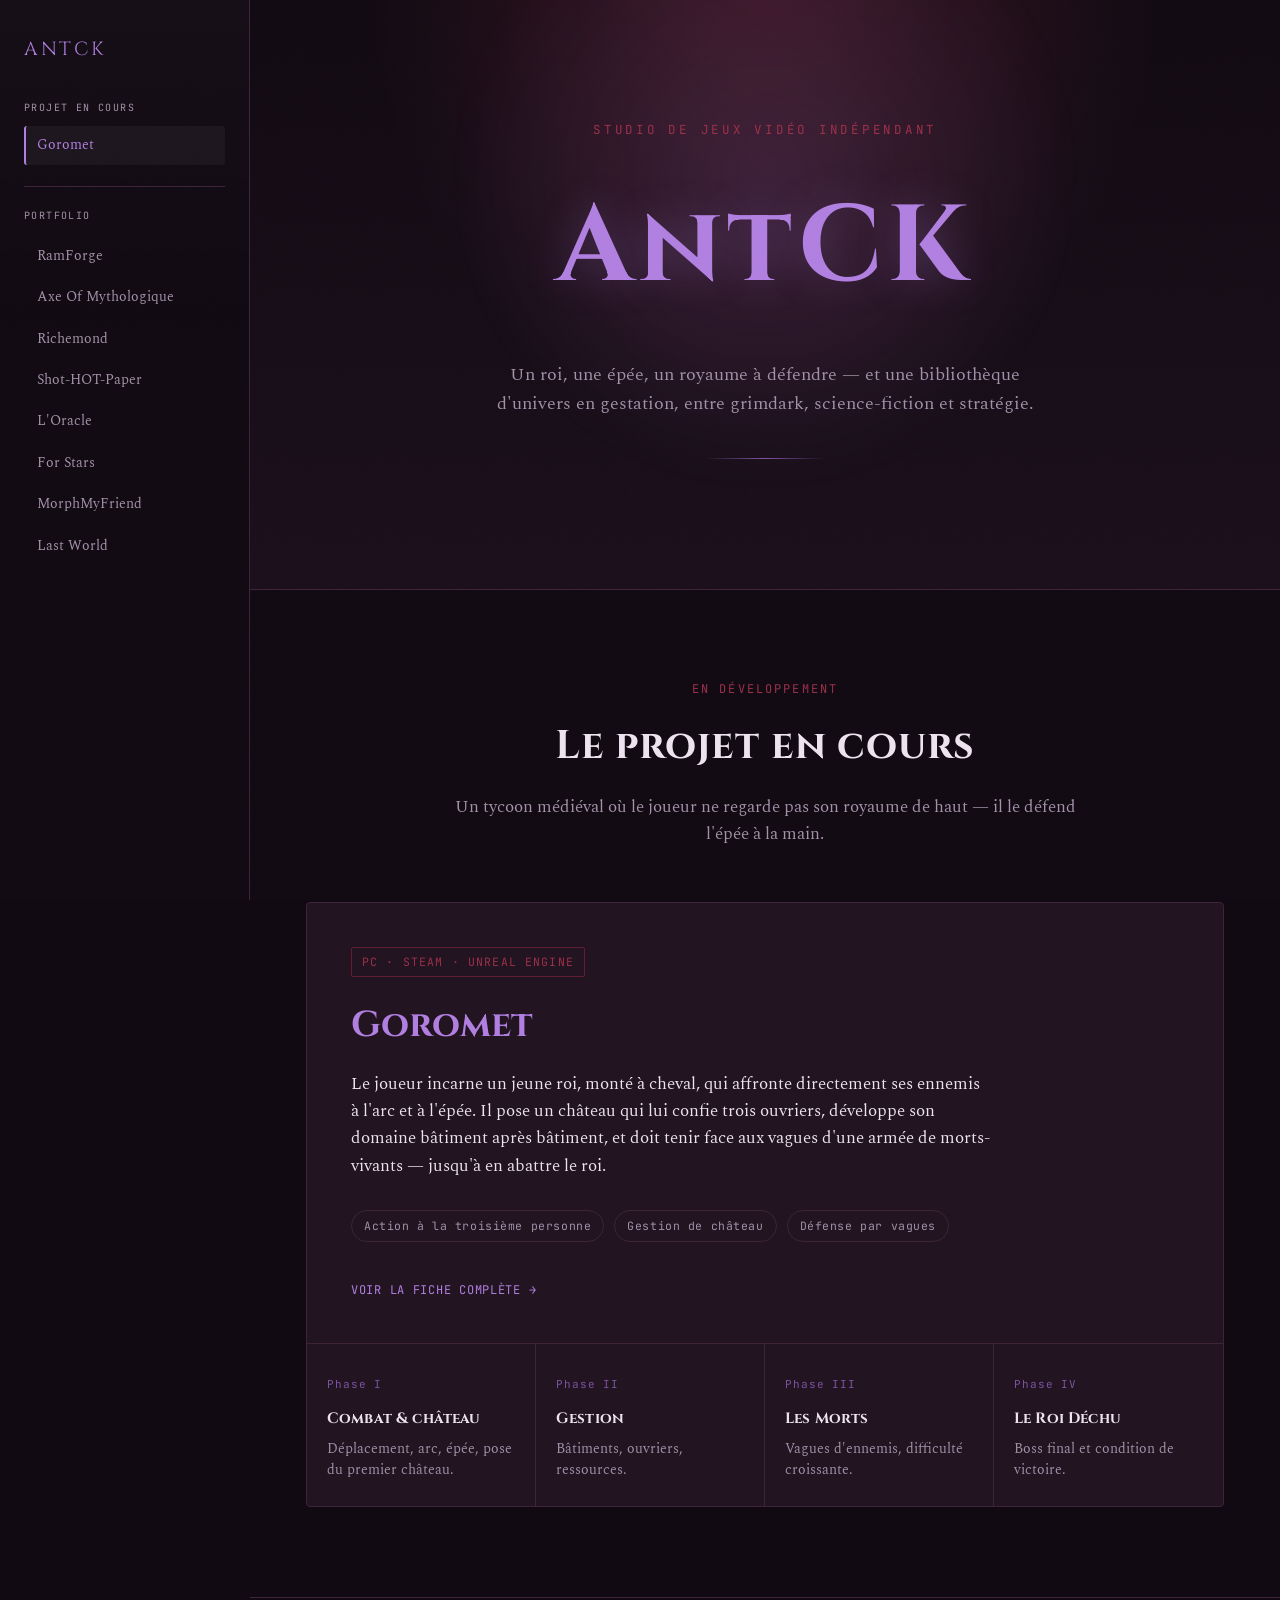
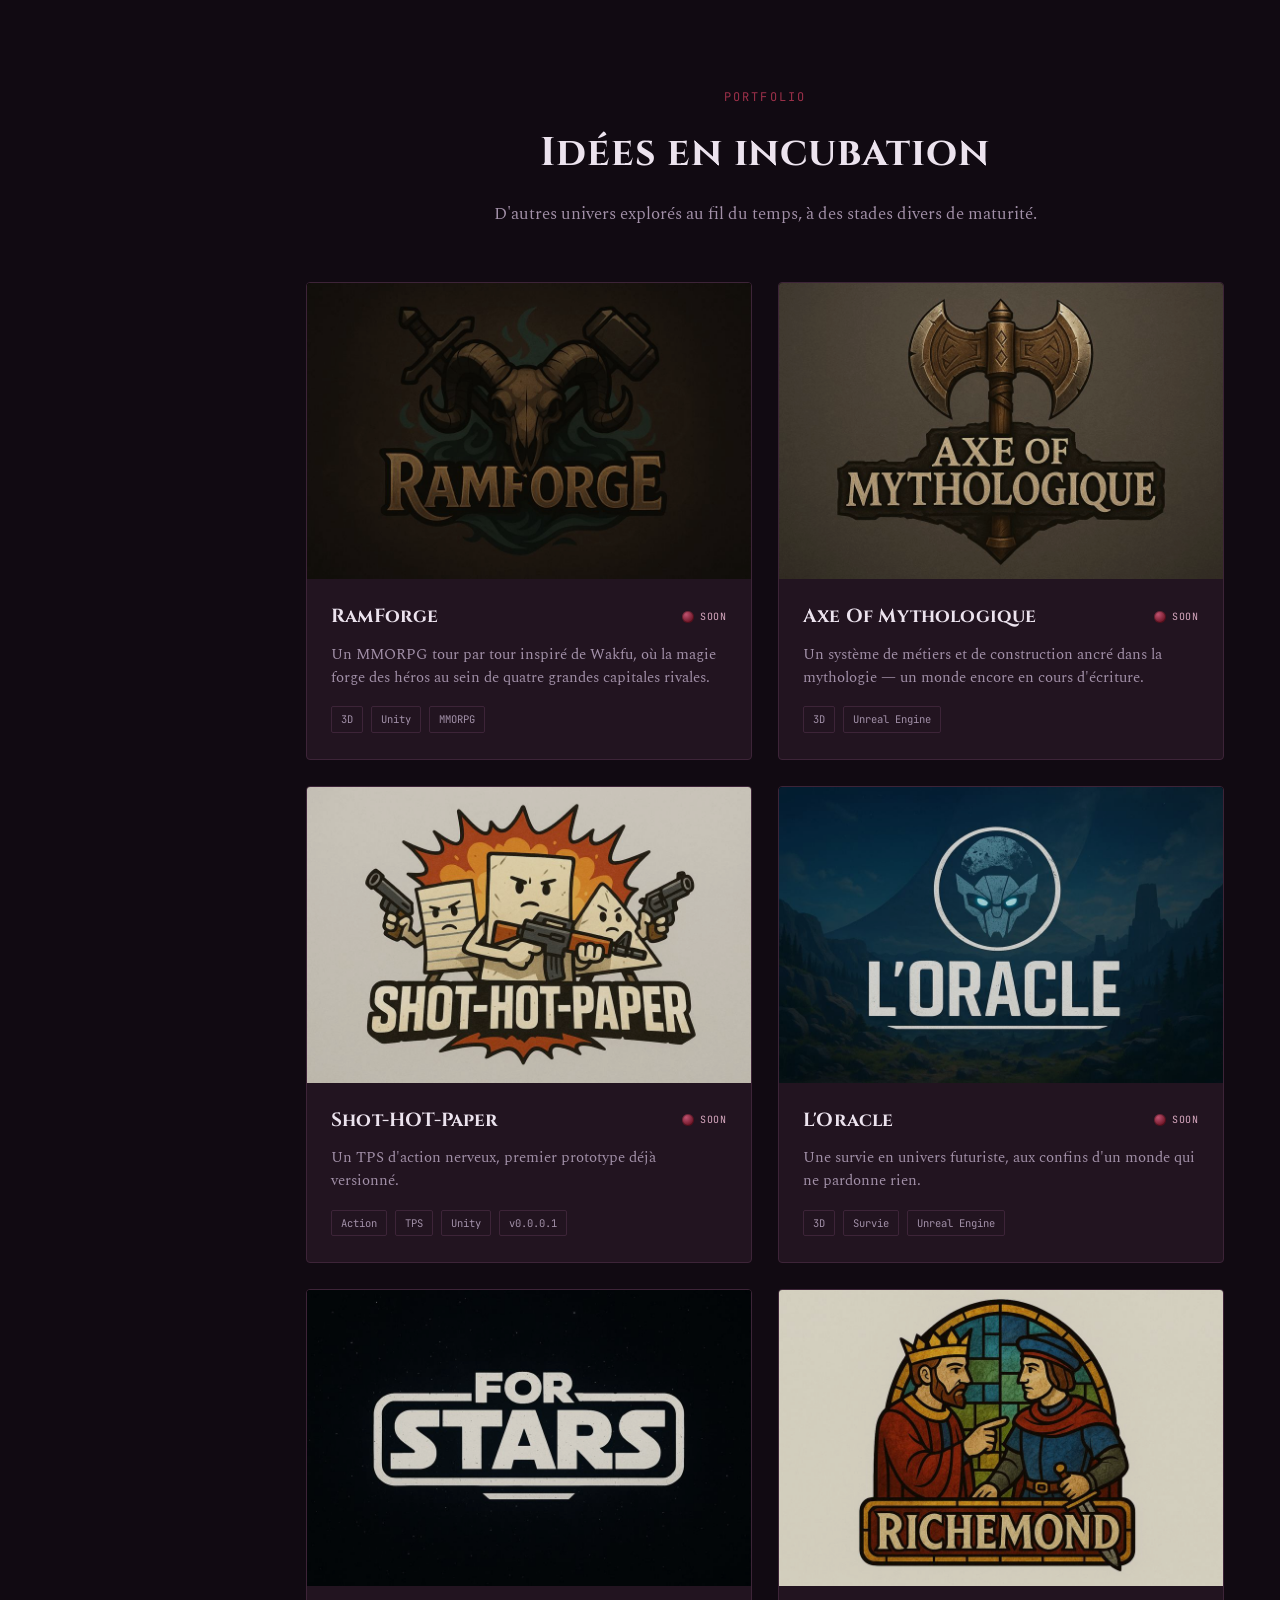
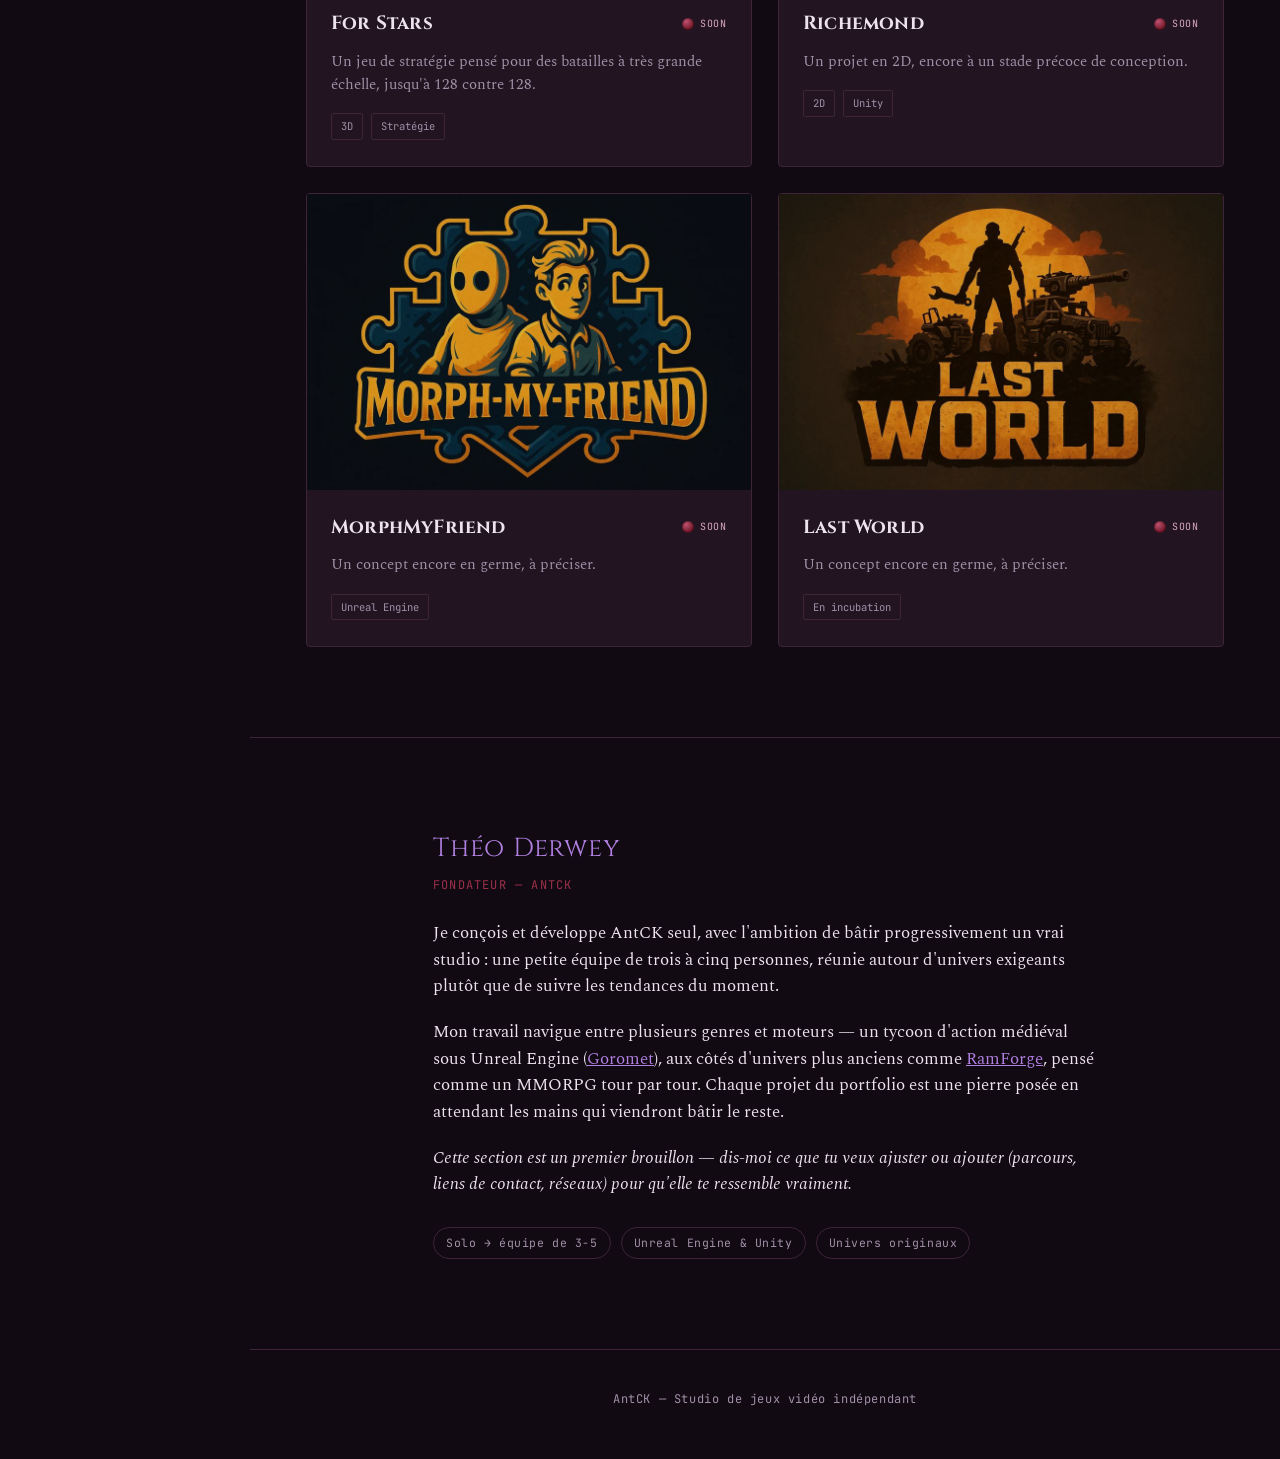
<file: index.html>
<!DOCTYPE html>
<html lang="fr">
<head>
<meta charset="UTF-8">
<meta name="viewport" content="width=device-width, initial-scale=1.0">
<title>AntCK — Studio de jeux vidéo</title>
<meta name="description" content="AntCK, studio de jeux vidéo indépendant. Idées, prototypes et projet en cours.">
<link rel="preconnect" href="https://fonts.googleapis.com">
<link rel="preconnect" href="https://fonts.gstatic.com" crossorigin>
<link href="https://fonts.googleapis.com/css2?family=Cinzel:wght@500;600;700&family=Spectral:ital,wght@0,400;0,500;1,400&family=JetBrains+Mono:wght@400;500&display=swap" rel="stylesheet">
<link rel="stylesheet" href="style.css">
</head>
<body style="--gold:#b07fe0; --gold-dim:#7c53a3; --ember:#9c3049; --ember-dim:#601f30; --seal:#6e1526;">
<div class="grain"></div>
<aside class="sidebar">
  <a href="index.html" class="sidebar__mark">ANTCK</a>
  <p class="sidebar__label">Projet en cours</p>
  <nav class="sidebar__nav">
    <a href="goromet.html" class="sidebar__link is-active">Goromet</a>
    <div class="sidebar__divider"></div><p class="sidebar__label">Portfolio</p>
    <a href="ramforge.html" class="sidebar__link">RamForge</a>
    <a href="axe-of-mythologique.html" class="sidebar__link">Axe Of Mythologique</a>
    <a href="richemond.html" class="sidebar__link">Richemond</a>
    <a href="shot-hot-paper.html" class="sidebar__link">Shot-HOT-Paper</a>
    <a href="loracle.html" class="sidebar__link">L'Oracle</a>
    <a href="for-stars.html" class="sidebar__link">For Stars</a>
    <a href="morphmyfriend.html" class="sidebar__link">MorphMyFriend</a>
    <a href="last-world.html" class="sidebar__link">Last World</a>
  </nav>
</aside>
<main class="main">

<header class="hero" id="top">
  <p class="hero__eyebrow">Studio de jeux vidéo indépendant</p>
  <h1 class="hero__title">AntCK</h1>
  <p class="hero__subtitle">Un roi, une épée, un royaume à défendre — et une bibliothèque d'univers en gestation, entre grimdark, science-fiction et stratégie.</p>
  <div class="hero__divider"></div>
</header>

<section class="section" id="projet">
  <div class="container">
    <div class="section__head">
      <p class="section__eyebrow">En développement</p>
      <h2 class="section__title">Le projet en cours</h2>
      <p class="section__lede">Un tycoon médiéval où le joueur ne regarde pas son royaume de haut — il le défend l'épée à la main.</p>
    </div>

    <article class="featured">
      <div class="featured__body">
        <span class="featured__tag">PC · Steam · Unreal Engine</span>
        <h3 class="featured__title"><a href="goromet.html" style="color:inherit; text-decoration:none;">Goromet</a></h3>
        <p class="featured__desc">
          Le joueur incarne un jeune roi, monté à cheval, qui affronte directement ses ennemis à l'arc et à l'épée.
          Il pose un château qui lui confie trois ouvriers, développe son domaine bâtiment après bâtiment,
          et doit tenir face aux vagues d'une armée de morts-vivants — jusqu'à en abattre le roi.
        </p>
        <div class="featured__meta">
          <span class="pill">Action à la troisième personne</span>
          <span class="pill">Gestion de château</span>
          <span class="pill">Défense par vagues</span>
        </div>
        <a href="goromet.html" class="back" style="color:var(--gold);">Voir la fiche complète &rarr;</a>
      </div>
      <div class="phases">
        <div class="phase">
          <span class="phase__num">Phase I</span>
          <h4 class="phase__title">Combat &amp; château</h4>
          <p class="phase__desc">Déplacement, arc, épée, pose du premier château.</p>
        </div>
        <div class="phase">
          <span class="phase__num">Phase II</span>
          <h4 class="phase__title">Gestion</h4>
          <p class="phase__desc">Bâtiments, ouvriers, ressources.</p>
        </div>
        <div class="phase">
          <span class="phase__num">Phase III</span>
          <h4 class="phase__title">Les Morts</h4>
          <p class="phase__desc">Vagues d'ennemis, difficulté croissante.</p>
        </div>
        <div class="phase">
          <span class="phase__num">Phase IV</span>
          <h4 class="phase__title">Le Roi Déchu</h4>
          <p class="phase__desc">Boss final et condition de victoire.</p>
        </div>
      </div>
    </article>
  </div>
</section>

<section class="section" id="idees">
  <div class="container">
    <div class="section__head">
      <p class="section__eyebrow">Portfolio</p>
      <h2 class="section__title">Idées en incubation</h2>
      <p class="section__lede">D'autres univers explorés au fil du temps, à des stades divers de maturité.</p>
    </div>

    <div class="grid">
      <article class="card">
        <a href="ramforge.html"><div class="card__image"><img src="ramforge.jpg" alt="RamForge"></div></a>
        <div class="card__body">
          <div class="card__top">
            <h3 class="card__title"><a href="ramforge.html" style="color:inherit; text-decoration:none;">RamForge</a></h3>
            <span class="seal">Soon</span>
          </div>
          <p class="card__desc">Un MMORPG tour par tour inspiré de Wakfu, où la magie forge des héros au sein de quatre grandes capitales rivales.</p>
          <div class="card__tags">
            <span class="tag">3D</span>
            <span class="tag">Unity</span>
            <span class="tag">MMORPG</span>
          </div>
        </div>
      </article>
      <article class="card">
        <a href="axe-of-mythologique.html"><div class="card__image"><img src="axe-of-mythologique.jpg" alt="Axe Of Mythologique"></div></a>
        <div class="card__body">
          <div class="card__top">
            <h3 class="card__title"><a href="axe-of-mythologique.html" style="color:inherit; text-decoration:none;">Axe Of Mythologique</a></h3>
            <span class="seal">Soon</span>
          </div>
          <p class="card__desc">Un système de métiers et de construction ancré dans la mythologie — un monde encore en cours d'écriture.</p>
          <div class="card__tags">
            <span class="tag">3D</span>
            <span class="tag">Unreal Engine</span>
          </div>
        </div>
      </article>
      <article class="card">
        <a href="shot-hot-paper.html"><div class="card__image"><img src="shot-hot-paper.jpg" alt="Shot-HOT-Paper"></div></a>
        <div class="card__body">
          <div class="card__top">
            <h3 class="card__title"><a href="shot-hot-paper.html" style="color:inherit; text-decoration:none;">Shot-HOT-Paper</a></h3>
            <span class="seal">Soon</span>
          </div>
          <p class="card__desc">Un TPS d'action nerveux, premier prototype déjà versionné.</p>
          <div class="card__tags">
            <span class="tag">Action</span>
            <span class="tag">TPS</span>
            <span class="tag">Unity</span>
            <span class="tag">v0.0.0.1</span>
          </div>
        </div>
      </article>
      <article class="card">
        <a href="loracle.html"><div class="card__image"><img src="loracle.jpg" alt="L'Oracle"></div></a>
        <div class="card__body">
          <div class="card__top">
            <h3 class="card__title"><a href="loracle.html" style="color:inherit; text-decoration:none;">L'Oracle</a></h3>
            <span class="seal">Soon</span>
          </div>
          <p class="card__desc">Une survie en univers futuriste, aux confins d'un monde qui ne pardonne rien.</p>
          <div class="card__tags">
            <span class="tag">3D</span>
            <span class="tag">Survie</span>
            <span class="tag">Unreal Engine</span>
          </div>
        </div>
      </article>
      <article class="card">
        <a href="for-stars.html"><div class="card__image"><img src="for-stars.jpg" alt="For Stars"></div></a>
        <div class="card__body">
          <div class="card__top">
            <h3 class="card__title"><a href="for-stars.html" style="color:inherit; text-decoration:none;">For Stars</a></h3>
            <span class="seal">Soon</span>
          </div>
          <p class="card__desc">Un jeu de stratégie pensé pour des batailles à très grande échelle, jusqu'à 128 contre 128.</p>
          <div class="card__tags">
            <span class="tag">3D</span>
            <span class="tag">Stratégie</span>
          </div>
        </div>
      </article>
      <article class="card">
        <a href="richemond.html"><div class="card__image"><img src="richemond.jpg" alt="Richemond"></div></a>
        <div class="card__body">
          <div class="card__top">
            <h3 class="card__title"><a href="richemond.html" style="color:inherit; text-decoration:none;">Richemond</a></h3>
            <span class="seal">Soon</span>
          </div>
          <p class="card__desc">Un projet en 2D, encore à un stade précoce de conception.</p>
          <div class="card__tags">
            <span class="tag">2D</span>
            <span class="tag">Unity</span>
          </div>
        </div>
      </article>
      <article class="card">
        <a href="morphmyfriend.html"><div class="card__image"><img src="morphmyfriend.jpg" alt="MorphMyFriend"></div></a>
        <div class="card__body">
          <div class="card__top">
            <h3 class="card__title"><a href="morphmyfriend.html" style="color:inherit; text-decoration:none;">MorphMyFriend</a></h3>
            <span class="seal">Soon</span>
          </div>
          <p class="card__desc">Un concept encore en germe, à préciser.</p>
          <div class="card__tags">
            <span class="tag">Unreal Engine</span>
          </div>
        </div>
      </article>
      <article class="card">
        <a href="last-world.html"><div class="card__image"><img src="last-world.jpg" alt="Last World"></div></a>
        <div class="card__body">
          <div class="card__top">
            <h3 class="card__title"><a href="last-world.html" style="color:inherit; text-decoration:none;">Last World</a></h3>
            <span class="seal">Soon</span>
          </div>
          <p class="card__desc">Un concept encore en germe, à préciser.</p>
          <div class="card__tags">
            <span class="tag">En incubation</span>
          </div>
        </div>
      </article>
    </div>
  </div>
</section>

<section class="section" id="studio">
  <div class="container about">
    <p class="about__name">Théo Derwey</p>
    <p class="about__role">Fondateur — AntCK</p>
    <div class="about__text">
      <p>
        Je conçois et développe AntCK seul, avec l'ambition de bâtir progressivement un vrai studio :
        une petite équipe de trois à cinq personnes, réunie autour d'univers exigeants plutôt que de suivre
        les tendances du moment.
      </p>
      <p>
        Mon travail navigue entre plusieurs genres et moteurs — un tycoon d'action médiéval sous Unreal
        Engine (<a href="goromet.html" style="color:var(--gold);">Goromet</a>), aux côtés d'univers plus anciens
        comme <a href="ramforge.html" style="color:var(--gold);">RamForge</a>, pensé comme un MMORPG tour par tour.
        Chaque projet du portfolio est une pierre posée en attendant les mains qui viendront bâtir le reste.
      </p>
      <p>
        <em>Cette section est un premier brouillon — dis-moi ce que tu veux ajuster ou ajouter (parcours,
        liens de contact, réseaux) pour qu'elle te ressemble vraiment.</em>
      </p>
    </div>
    <div class="about__ambitions">
      <span class="pill">Solo → équipe de 3-5</span>
      <span class="pill">Unreal Engine &amp; Unity</span>
      <span class="pill">Univers originaux</span>
    </div>
  </div>
</section>

<footer class="footer">AntCK — Studio de jeux vidéo indépendant</footer>
</main>
</body>
</html>
</file>
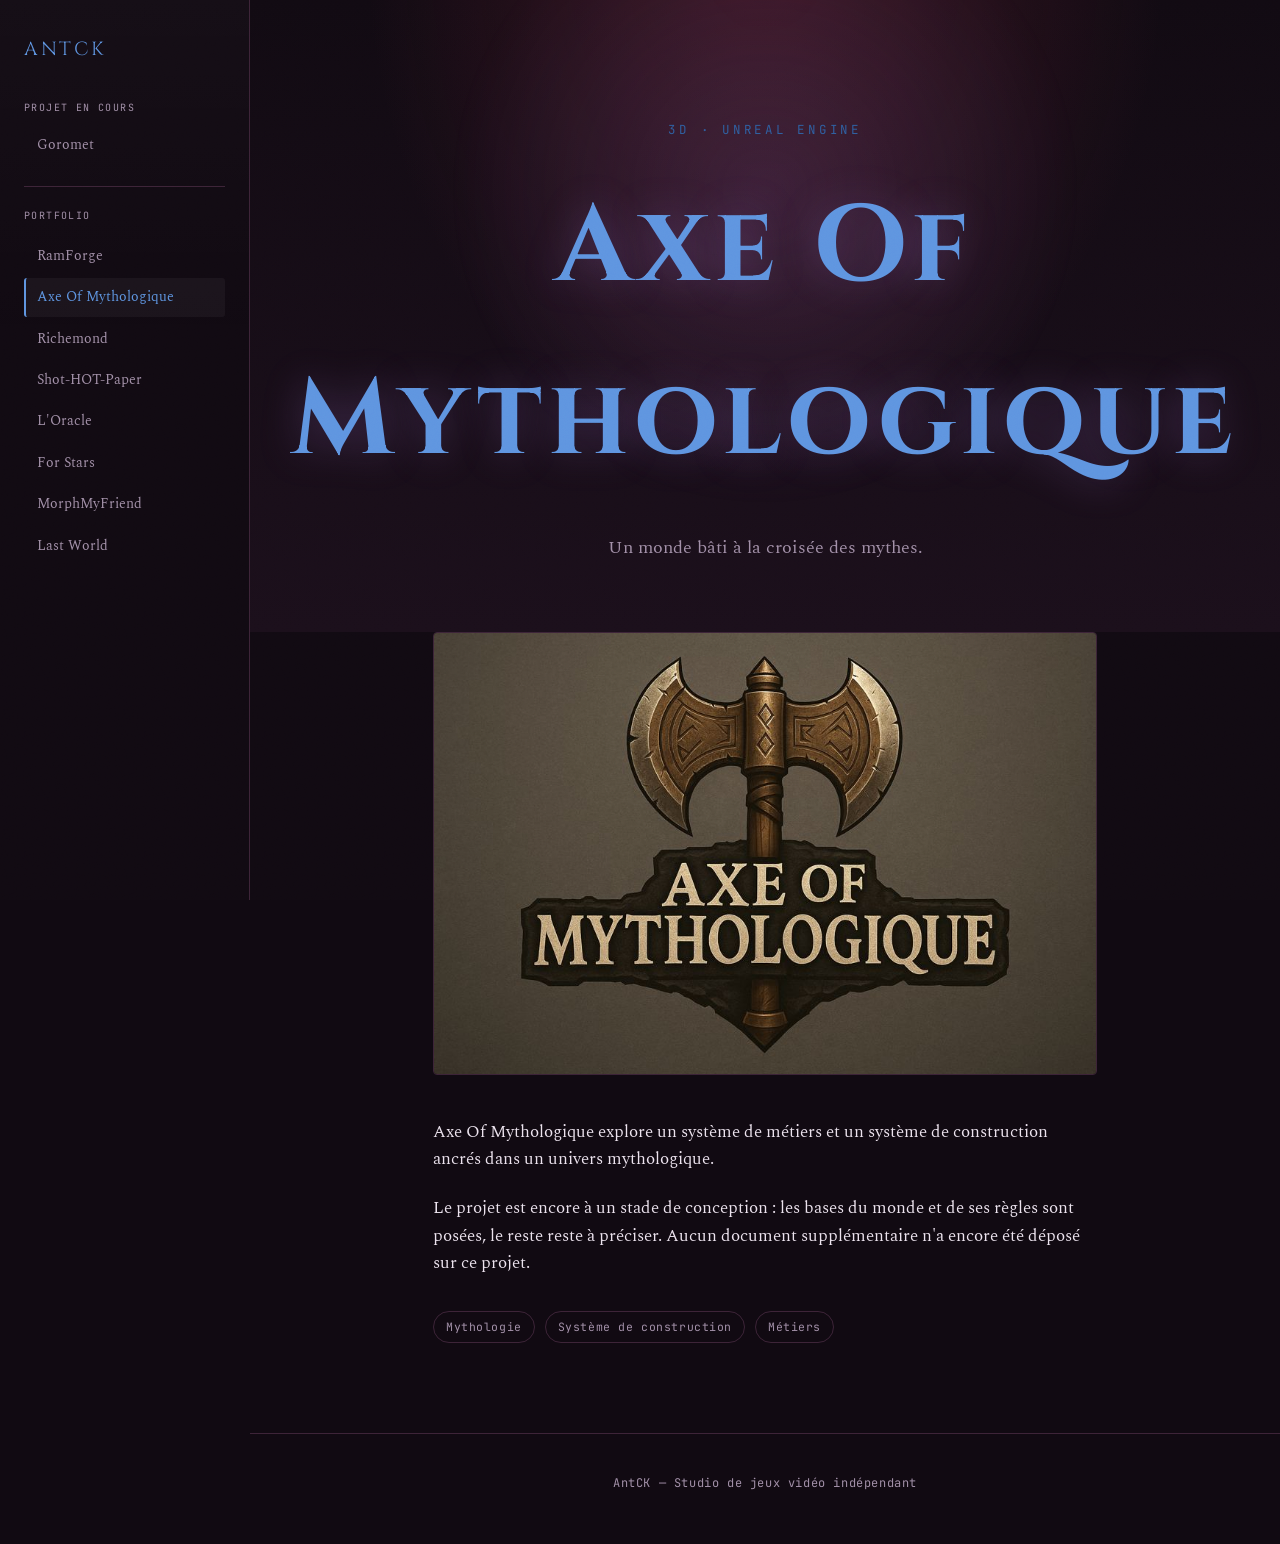
<file: axe-of-mythologique.html>
<!DOCTYPE html>
<html lang="fr">
<head>
<meta charset="UTF-8">
<meta name="viewport" content="width=device-width, initial-scale=1.0">
<title>Axe Of Mythologique — AntCK</title>
<meta name="description" content="Axe Of Mythologique, concept de jeu mythologique chez AntCK.">
<link rel="preconnect" href="https://fonts.googleapis.com">
<link rel="preconnect" href="https://fonts.gstatic.com" crossorigin>
<link href="https://fonts.googleapis.com/css2?family=Cinzel:wght@500;600;700&family=Spectral:ital,wght@0,400;0,500;1,400&family=JetBrains+Mono:wght@400;500&display=swap" rel="stylesheet">
<link rel="stylesheet" href="style.css">
</head>
<body style="--gold:#5f95e0; --gold-dim:#3c5f95; --ember:#2f5fa0; --ember-dim:#1e3a63; --seal:#1c3a66;">
<div class="grain"></div>
<aside class="sidebar">
  <a href="index.html" class="sidebar__mark">ANTCK</a>
  <p class="sidebar__label">Projet en cours</p>
  <nav class="sidebar__nav">
    <a href="goromet.html" class="sidebar__link">Goromet</a>
    <div class="sidebar__divider"></div><p class="sidebar__label">Portfolio</p>
    <a href="ramforge.html" class="sidebar__link">RamForge</a>
    <a href="axe-of-mythologique.html" class="sidebar__link is-active">Axe Of Mythologique</a>
    <a href="richemond.html" class="sidebar__link">Richemond</a>
    <a href="shot-hot-paper.html" class="sidebar__link">Shot-HOT-Paper</a>
    <a href="loracle.html" class="sidebar__link">L'Oracle</a>
    <a href="for-stars.html" class="sidebar__link">For Stars</a>
    <a href="morphmyfriend.html" class="sidebar__link">MorphMyFriend</a>
    <a href="last-world.html" class="sidebar__link">Last World</a>
  </nav>
</aside>
<main class="main">

<header class="hero" style="padding-bottom:70px;">
  <p class="hero__eyebrow">3D · Unreal Engine</p>
  <h1 class="hero__title">Axe Of Mythologique</h1>
  <p class="hero__subtitle">Un monde bâti à la croisée des mythes.</p>
</header>

<section class="section" style="padding-top:0; border-top:none;">
  <div class="container page-content">
    <img class="page-banner" src="axe-of-mythologique.jpg" alt="Axe Of Mythologique">
    <div class="page-body">
      <p>Axe Of Mythologique explore un système de métiers et un système de construction ancrés dans un univers mythologique.</p>
      <p>Le projet est encore à un stade de conception : les bases du monde et de ses règles sont posées, le reste reste à préciser. Aucun document supplémentaire n'a encore été déposé sur ce projet.</p>
      <div class="page-meta">
        <span class="pill">Mythologie</span>
        <span class="pill">Système de construction</span>
        <span class="pill">Métiers</span>
      </div>
    </div>
  </div>
</section>

<footer class="footer">AntCK — Studio de jeux vidéo indépendant</footer>
</main>
</body>
</html>
</file>
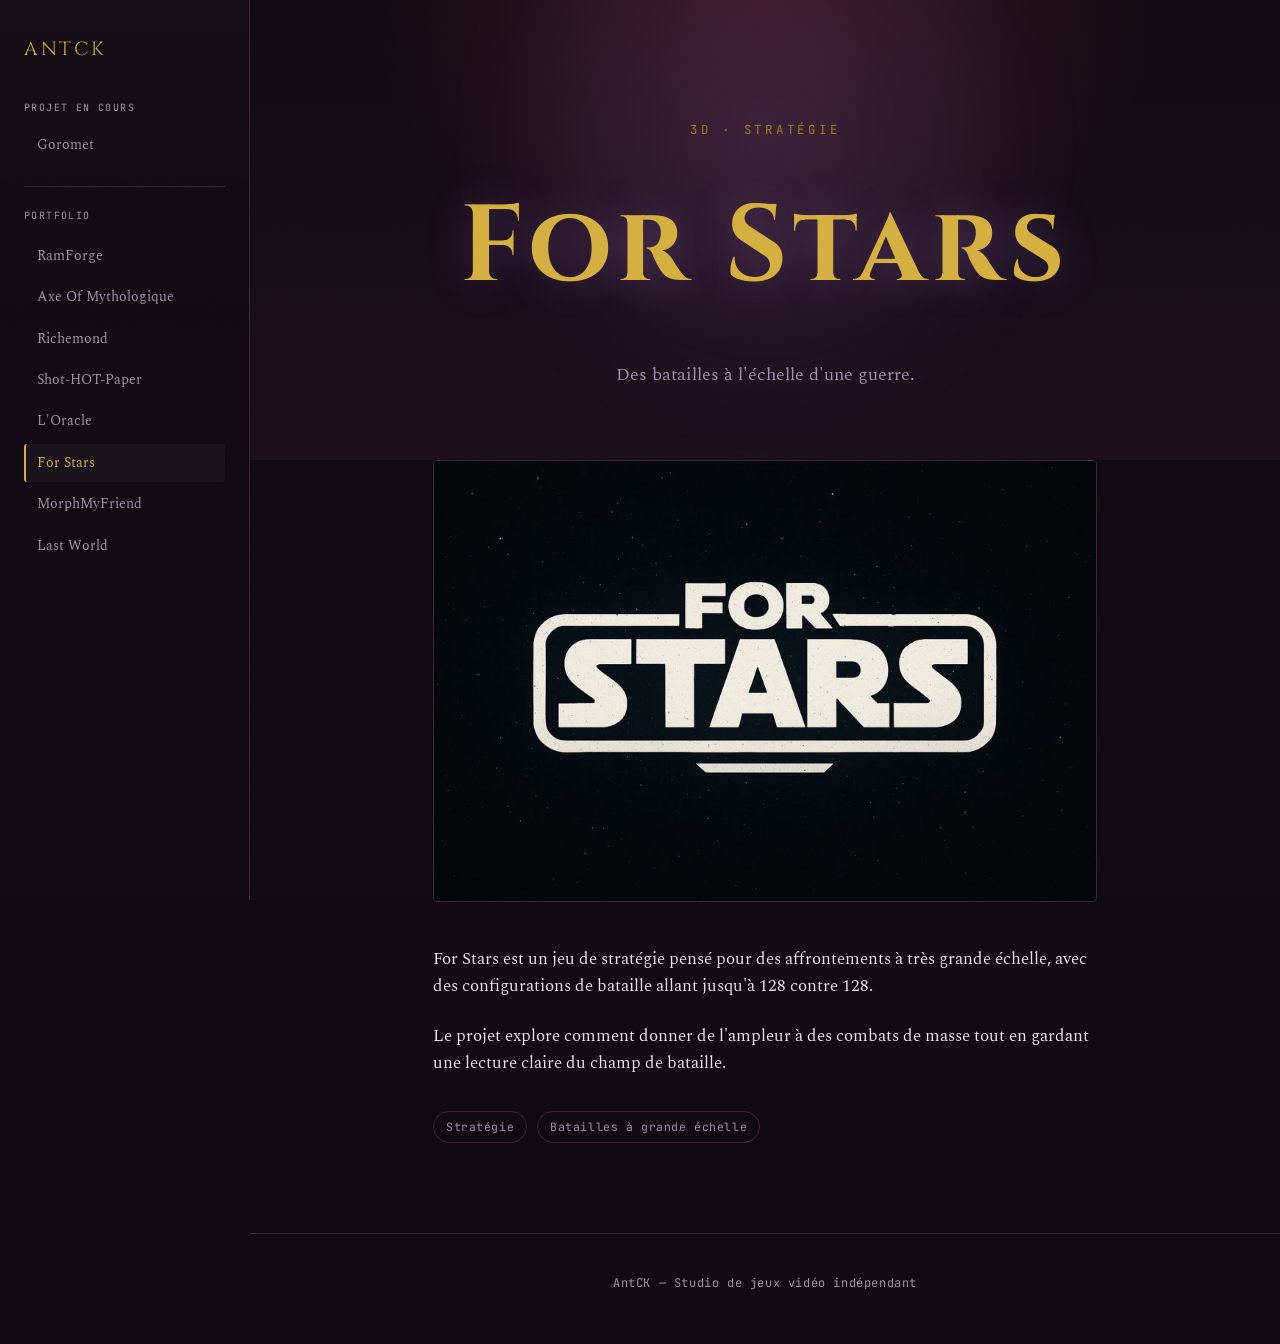
<file: for-stars.html>
<!DOCTYPE html>
<html lang="fr">
<head>
<meta charset="UTF-8">
<meta name="viewport" content="width=device-width, initial-scale=1.0">
<title>For Stars — AntCK</title>
<meta name="description" content="For Stars, jeu de stratégie à grande échelle chez AntCK.">
<link rel="preconnect" href="https://fonts.googleapis.com">
<link rel="preconnect" href="https://fonts.gstatic.com" crossorigin>
<link href="https://fonts.googleapis.com/css2?family=Cinzel:wght@500;600;700&family=Spectral:ital,wght@0,400;0,500;1,400&family=JetBrains+Mono:wght@400;500&display=swap" rel="stylesheet">
<link rel="stylesheet" href="style.css">
</head>
<body style="--gold:#d4af3f; --gold-dim:#8f7328; --ember:#a17a24; --ember-dim:#664d18; --seal:#5c4415;">
<div class="grain"></div>
<aside class="sidebar">
  <a href="index.html" class="sidebar__mark">ANTCK</a>
  <p class="sidebar__label">Projet en cours</p>
  <nav class="sidebar__nav">
    <a href="goromet.html" class="sidebar__link">Goromet</a>
    <div class="sidebar__divider"></div><p class="sidebar__label">Portfolio</p>
    <a href="ramforge.html" class="sidebar__link">RamForge</a>
    <a href="axe-of-mythologique.html" class="sidebar__link">Axe Of Mythologique</a>
    <a href="richemond.html" class="sidebar__link">Richemond</a>
    <a href="shot-hot-paper.html" class="sidebar__link">Shot-HOT-Paper</a>
    <a href="loracle.html" class="sidebar__link">L'Oracle</a>
    <a href="for-stars.html" class="sidebar__link is-active">For Stars</a>
    <a href="morphmyfriend.html" class="sidebar__link">MorphMyFriend</a>
    <a href="last-world.html" class="sidebar__link">Last World</a>
  </nav>
</aside>
<main class="main">

<header class="hero" style="padding-bottom:70px;">
  <p class="hero__eyebrow">3D · Stratégie</p>
  <h1 class="hero__title">For Stars</h1>
  <p class="hero__subtitle">Des batailles à l'échelle d'une guerre.</p>
</header>

<section class="section" style="padding-top:0; border-top:none;">
  <div class="container page-content">
    <img class="page-banner" src="for-stars.jpg" alt="For Stars">
    <div class="page-body">
      <p>For Stars est un jeu de stratégie pensé pour des affrontements à très grande échelle, avec des configurations de bataille allant jusqu'à 128 contre 128.</p>
      <p>Le projet explore comment donner de l'ampleur à des combats de masse tout en gardant une lecture claire du champ de bataille.</p>
      <div class="page-meta">
        <span class="pill">Stratégie</span>
        <span class="pill">Batailles à grande échelle</span>
      </div>
    </div>
  </div>
</section>

<footer class="footer">AntCK — Studio de jeux vidéo indépendant</footer>
</main>
</body>
</html>
</file>
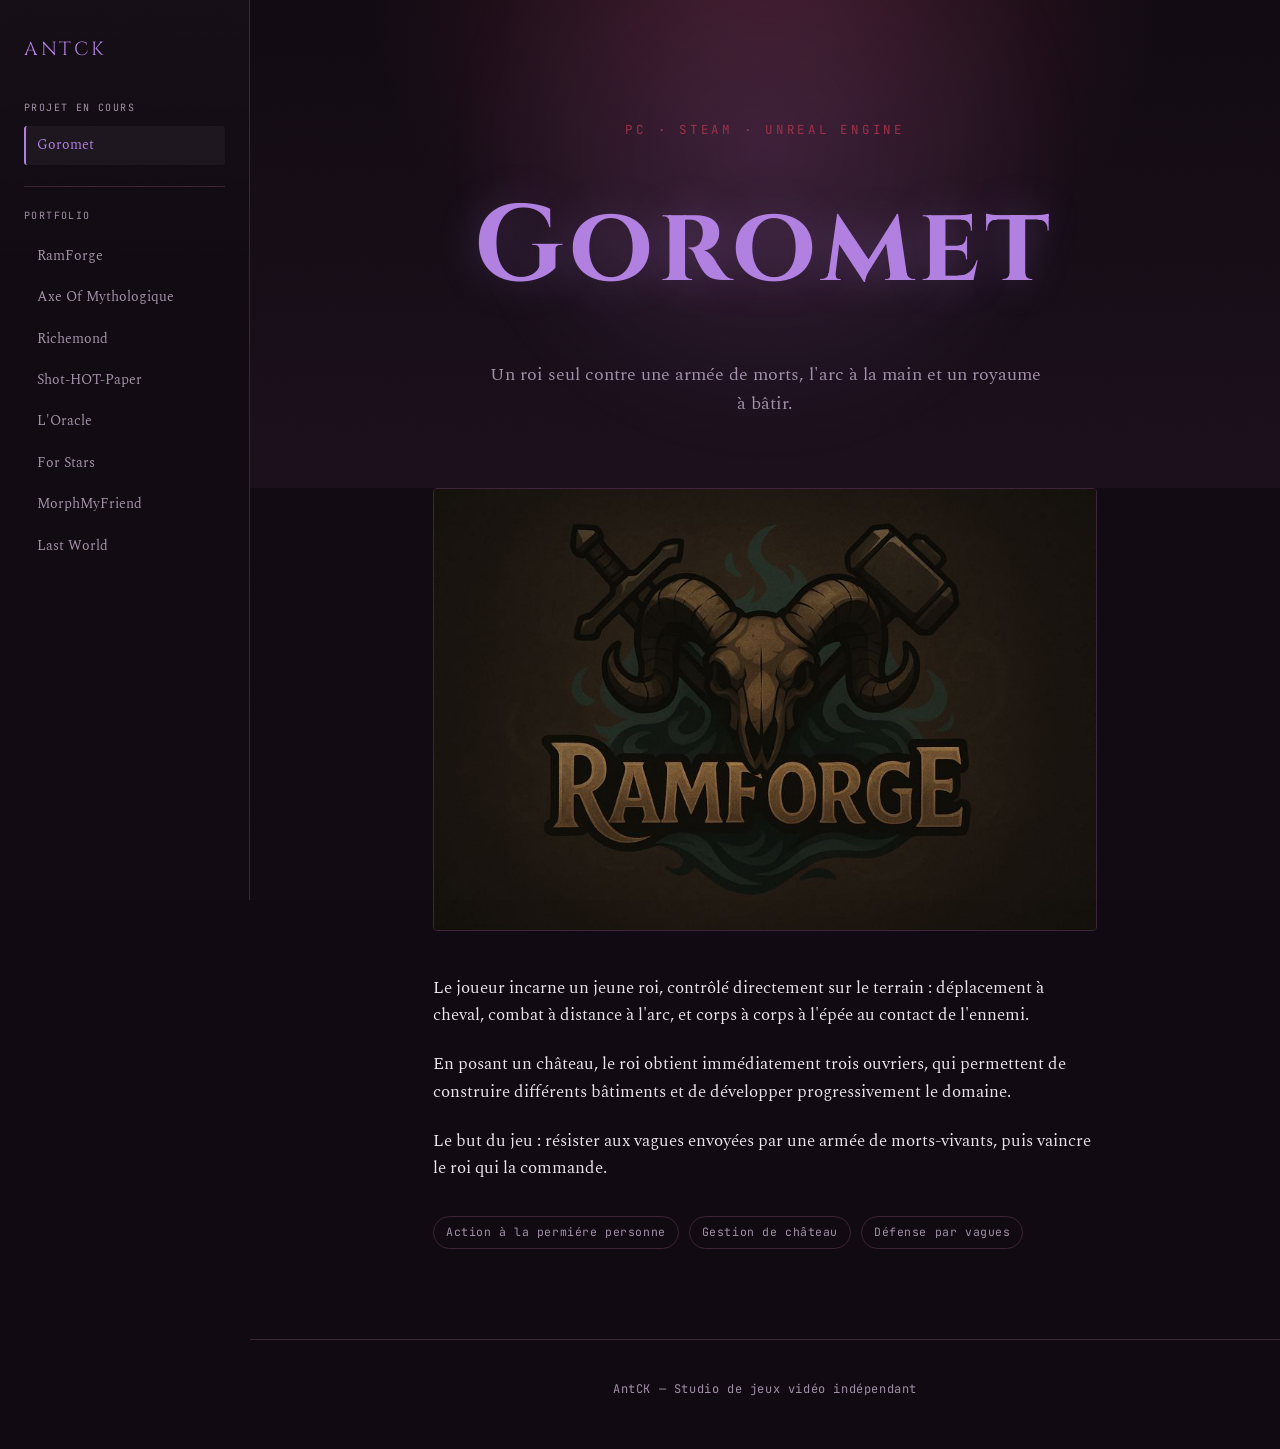
<file: goromet.html>
<!DOCTYPE html>
<html lang="fr">
<head>
<meta charset="UTF-8">
<meta name="viewport" content="width=device-width, initial-scale=1.0">
<title>Goromet — AntCK</title>
<meta name="description" content="Goromet, le tycoon médiéval d'action d'AntCK.">
<link rel="preconnect" href="https://fonts.googleapis.com">
<link rel="preconnect" href="https://fonts.gstatic.com" crossorigin>
<link href="https://fonts.googleapis.com/css2?family=Cinzel:wght@500;600;700&family=Spectral:ital,wght@0,400;0,500;1,400&family=JetBrains+Mono:wght@400;500&display=swap" rel="stylesheet">
<link rel="stylesheet" href="style.css">
</head>
<body style="--gold:#b07fe0; --gold-dim:#7c53a3; --ember:#9c3049; --ember-dim:#601f30; --seal:#6e1526;">
<div class="grain"></div>
<aside class="sidebar">
  <a href="index.html" class="sidebar__mark">ANTCK</a>
  <p class="sidebar__label">Projet en cours</p>
  <nav class="sidebar__nav">
    <a href="goromet.html" class="sidebar__link is-active">Goromet</a>
    <div class="sidebar__divider"></div><p class="sidebar__label">Portfolio</p>
    <a href="ramforge.html" class="sidebar__link">RamForge</a>
    <a href="axe-of-mythologique.html" class="sidebar__link">Axe Of Mythologique</a>
    <a href="richemond.html" class="sidebar__link">Richemond</a>
    <a href="shot-hot-paper.html" class="sidebar__link">Shot-HOT-Paper</a>
    <a href="loracle.html" class="sidebar__link">L'Oracle</a>
    <a href="for-stars.html" class="sidebar__link">For Stars</a>
    <a href="morphmyfriend.html" class="sidebar__link">MorphMyFriend</a>
    <a href="last-world.html" class="sidebar__link">Last World</a>
  </nav>
</aside>
<main class="main">

<header class="hero" style="padding-bottom:70px;">
  <p class="hero__eyebrow">PC · Steam · Unreal Engine</p>
  <h1 class="hero__title">Goromet</h1>
  <p class="hero__subtitle">Un roi seul contre une armée de morts, l'arc à la main et un royaume à bâtir.</p>
</header>

<section class="section" style="padding-top:0; border-top:none;">
  <div class="container page-content">
    <img class="page-banner" src="ramforge.jpg" alt="Goromet">
    <div class="page-body">
      <p>Le joueur incarne un jeune roi, contrôlé directement sur le terrain : déplacement à cheval, combat à distance à l'arc, et corps à corps à l'épée au contact de l'ennemi.</p>
      <p>En posant un château, le roi obtient immédiatement trois ouvriers, qui permettent de construire différents bâtiments et de développer progressivement le domaine.</p>
      <p>Le but du jeu : résister aux vagues envoyées par une armée de morts-vivants, puis vaincre le roi qui la commande.</p>
      <div class="page-meta">
        <span class="pill">Action à la permiére personne</span>
        <span class="pill">Gestion de château</span>
        <span class="pill">Défense par vagues</span>
      </div>
    </div>
  </div>
</section>

<footer class="footer">AntCK — Studio de jeux vidéo indépendant</footer>
</main>
</body>
</html>
</file>
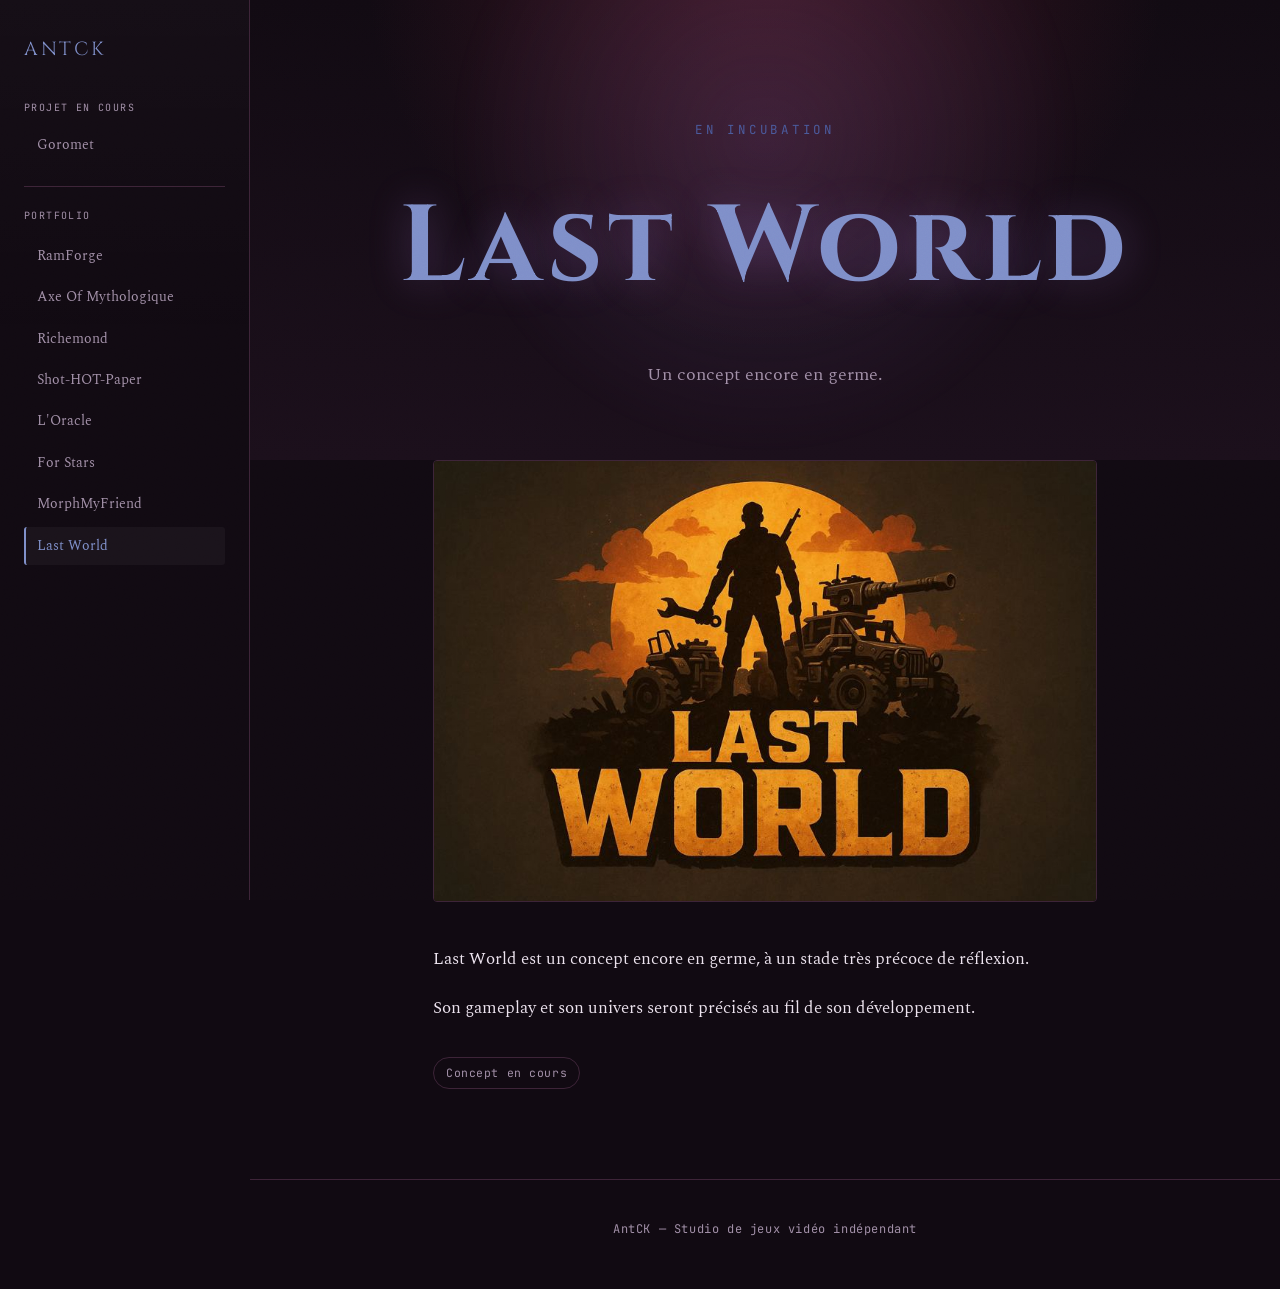
<file: last-world.html>
<!DOCTYPE html>
<html lang="fr">
<head>
<meta charset="UTF-8">
<meta name="viewport" content="width=device-width, initial-scale=1.0">
<title>Last World — AntCK</title>
<meta name="description" content="Last World, concept en incubation chez AntCK.">
<link rel="preconnect" href="https://fonts.googleapis.com">
<link rel="preconnect" href="https://fonts.gstatic.com" crossorigin>
<link href="https://fonts.googleapis.com/css2?family=Cinzel:wght@500;600;700&family=Spectral:ital,wght@0,400;0,500;1,400&family=JetBrains+Mono:wght@400;500&display=swap" rel="stylesheet">
<link rel="stylesheet" href="style.css">
</head>
<body style="--gold:#7f8fc9; --gold-dim:#535f8a; --ember:#4a5a9c; --ember-dim:#2e3860; --seal:#2a2f5c;">
<div class="grain"></div>
<aside class="sidebar">
  <a href="index.html" class="sidebar__mark">ANTCK</a>
  <p class="sidebar__label">Projet en cours</p>
  <nav class="sidebar__nav">
    <a href="goromet.html" class="sidebar__link">Goromet</a>
    <div class="sidebar__divider"></div><p class="sidebar__label">Portfolio</p>
    <a href="ramforge.html" class="sidebar__link">RamForge</a>
    <a href="axe-of-mythologique.html" class="sidebar__link">Axe Of Mythologique</a>
    <a href="richemond.html" class="sidebar__link">Richemond</a>
    <a href="shot-hot-paper.html" class="sidebar__link">Shot-HOT-Paper</a>
    <a href="loracle.html" class="sidebar__link">L'Oracle</a>
    <a href="for-stars.html" class="sidebar__link">For Stars</a>
    <a href="morphmyfriend.html" class="sidebar__link">MorphMyFriend</a>
    <a href="last-world.html" class="sidebar__link is-active">Last World</a>
  </nav>
</aside>
<main class="main">

<header class="hero" style="padding-bottom:70px;">
  <p class="hero__eyebrow">En incubation</p>
  <h1 class="hero__title">Last World</h1>
  <p class="hero__subtitle">Un concept encore en germe.</p>
</header>

<section class="section" style="padding-top:0; border-top:none;">
  <div class="container page-content">
    <img class="page-banner" src="last-world.jpg" alt="Last World">
    <div class="page-body">
      <p>Last World est un concept encore en germe, à un stade très précoce de réflexion.</p>
      <p>Son gameplay et son univers seront précisés au fil de son développement.</p>
      <div class="page-meta">
        <span class="pill">Concept en cours</span>
      </div>
    </div>
  </div>
</section>

<footer class="footer">AntCK — Studio de jeux vidéo indépendant</footer>
</main>
</body>
</html>
</file>
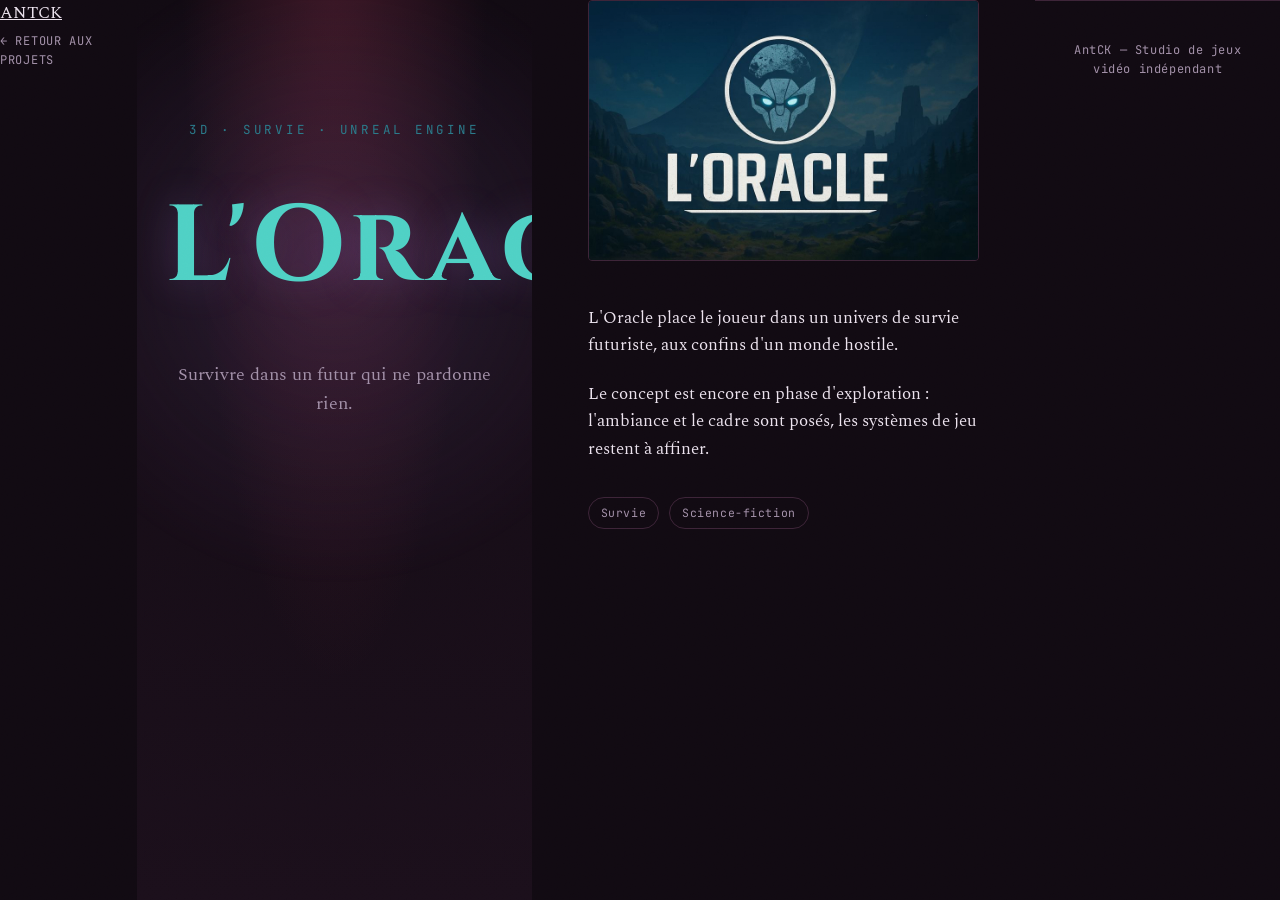
<file: loracle.html>
<!DOCTYPE html>
<html lang="fr">
<head>
<meta charset="UTF-8">
<meta name="viewport" content="width=device-width, initial-scale=1.0">
<title>L'Oracle — AntCK</title>
<meta name="description" content="L'Oracle, jeu de survie futuriste en conception chez AntCK.">
<link rel="preconnect" href="https://fonts.googleapis.com">
<link rel="preconnect" href="https://fonts.gstatic.com" crossorigin>
<link href="https://fonts.googleapis.com/css2?family=Cinzel:wght@500;600;700&family=Spectral:ital,wght@0,400;0,500;1,400&family=JetBrains+Mono:wght@400;500&display=swap" rel="stylesheet">
<link rel="stylesheet" href="style.css">
</head>
<body style="--gold:#4fd1c5; --gold-dim:#2f8a80; --ember:#2a7a8a; --ember-dim:#1a4d57; --seal:#164a52;">
<div class="grain"></div>

<nav class="nav">
  <a href="index.html" class="nav__mark">ANTCK</a>
  <a href="index.html" class="back">&larr; Retour aux projets</a>
</nav>

<header class="hero" style="padding-bottom:70px;">
  <p class="hero__eyebrow">3D · Survie · Unreal Engine</p>
  <h1 class="hero__title">L'Oracle</h1>
  <p class="hero__subtitle">Survivre dans un futur qui ne pardonne rien.</p>
</header>

<section class="section" style="padding-top:0; border-top:none;">
  <div class="container page-content">
    <img class="page-banner" src="loracle.jpg" alt="L'Oracle">
    <div class="page-body">
      <p>L'Oracle place le joueur dans un univers de survie futuriste, aux confins d'un monde hostile.</p>
      <p>Le concept est encore en phase d'exploration : l'ambiance et le cadre sont posés, les systèmes de jeu restent à affiner.</p>
      <div class="page-meta">
        <span class="pill">Survie</span>
        <span class="pill">Science-fiction</span>
      </div>
    </div>
  </div>
</section>

<footer class="footer">AntCK — Studio de jeux vidéo indépendant</footer>

</body>
</html>
</file>
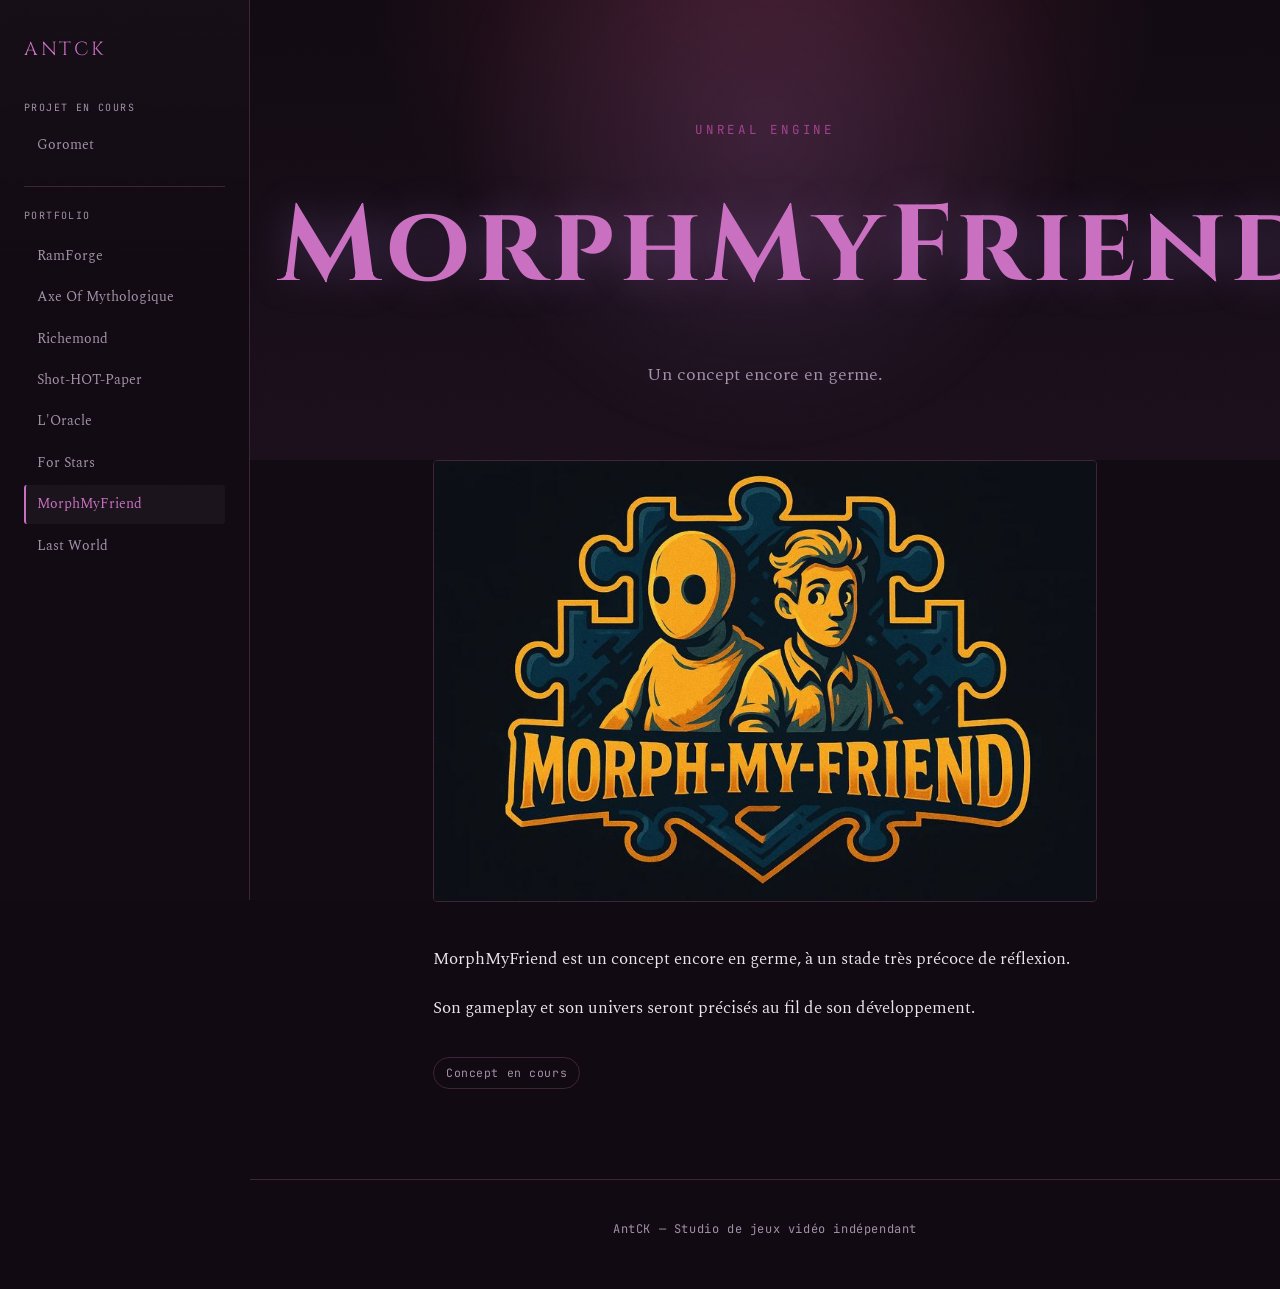
<file: morphmyfriend.html>
<!DOCTYPE html>
<html lang="fr">
<head>
<meta charset="UTF-8">
<meta name="viewport" content="width=device-width, initial-scale=1.0">
<title>MorphMyFriend — AntCK</title>
<meta name="description" content="MorphMyFriend, concept en incubation chez AntCK.">
<link rel="preconnect" href="https://fonts.googleapis.com">
<link rel="preconnect" href="https://fonts.gstatic.com" crossorigin>
<link href="https://fonts.googleapis.com/css2?family=Cinzel:wght@500;600;700&family=Spectral:ital,wght@0,400;0,500;1,400&family=JetBrains+Mono:wght@400;500&display=swap" rel="stylesheet">
<link rel="stylesheet" href="style.css">
</head>
<body style="--gold:#c96fc0; --gold-dim:#8a4a85; --ember:#a1428f; --ember-dim:#642a58; --seal:#5c1f52;">
<div class="grain"></div>
<aside class="sidebar">
  <a href="index.html" class="sidebar__mark">ANTCK</a>
  <p class="sidebar__label">Projet en cours</p>
  <nav class="sidebar__nav">
    <a href="goromet.html" class="sidebar__link">Goromet</a>
    <div class="sidebar__divider"></div><p class="sidebar__label">Portfolio</p>
    <a href="ramforge.html" class="sidebar__link">RamForge</a>
    <a href="axe-of-mythologique.html" class="sidebar__link">Axe Of Mythologique</a>
    <a href="richemond.html" class="sidebar__link">Richemond</a>
    <a href="shot-hot-paper.html" class="sidebar__link">Shot-HOT-Paper</a>
    <a href="loracle.html" class="sidebar__link">L'Oracle</a>
    <a href="for-stars.html" class="sidebar__link">For Stars</a>
    <a href="morphmyfriend.html" class="sidebar__link is-active">MorphMyFriend</a>
    <a href="last-world.html" class="sidebar__link">Last World</a>
  </nav>
</aside>
<main class="main">

<header class="hero" style="padding-bottom:70px;">
  <p class="hero__eyebrow">Unreal Engine</p>
  <h1 class="hero__title">MorphMyFriend</h1>
  <p class="hero__subtitle">Un concept encore en germe.</p>
</header>

<section class="section" style="padding-top:0; border-top:none;">
  <div class="container page-content">
    <img class="page-banner" src="morphmyfriend.jpg" alt="MorphMyFriend">
    <div class="page-body">
      <p>MorphMyFriend est un concept encore en germe, à un stade très précoce de réflexion.</p>
      <p>Son gameplay et son univers seront précisés au fil de son développement.</p>
      <div class="page-meta">
        <span class="pill">Concept en cours</span>
      </div>
    </div>
  </div>
</section>

<footer class="footer">AntCK — Studio de jeux vidéo indépendant</footer>
</main>
</body>
</html>
</file>
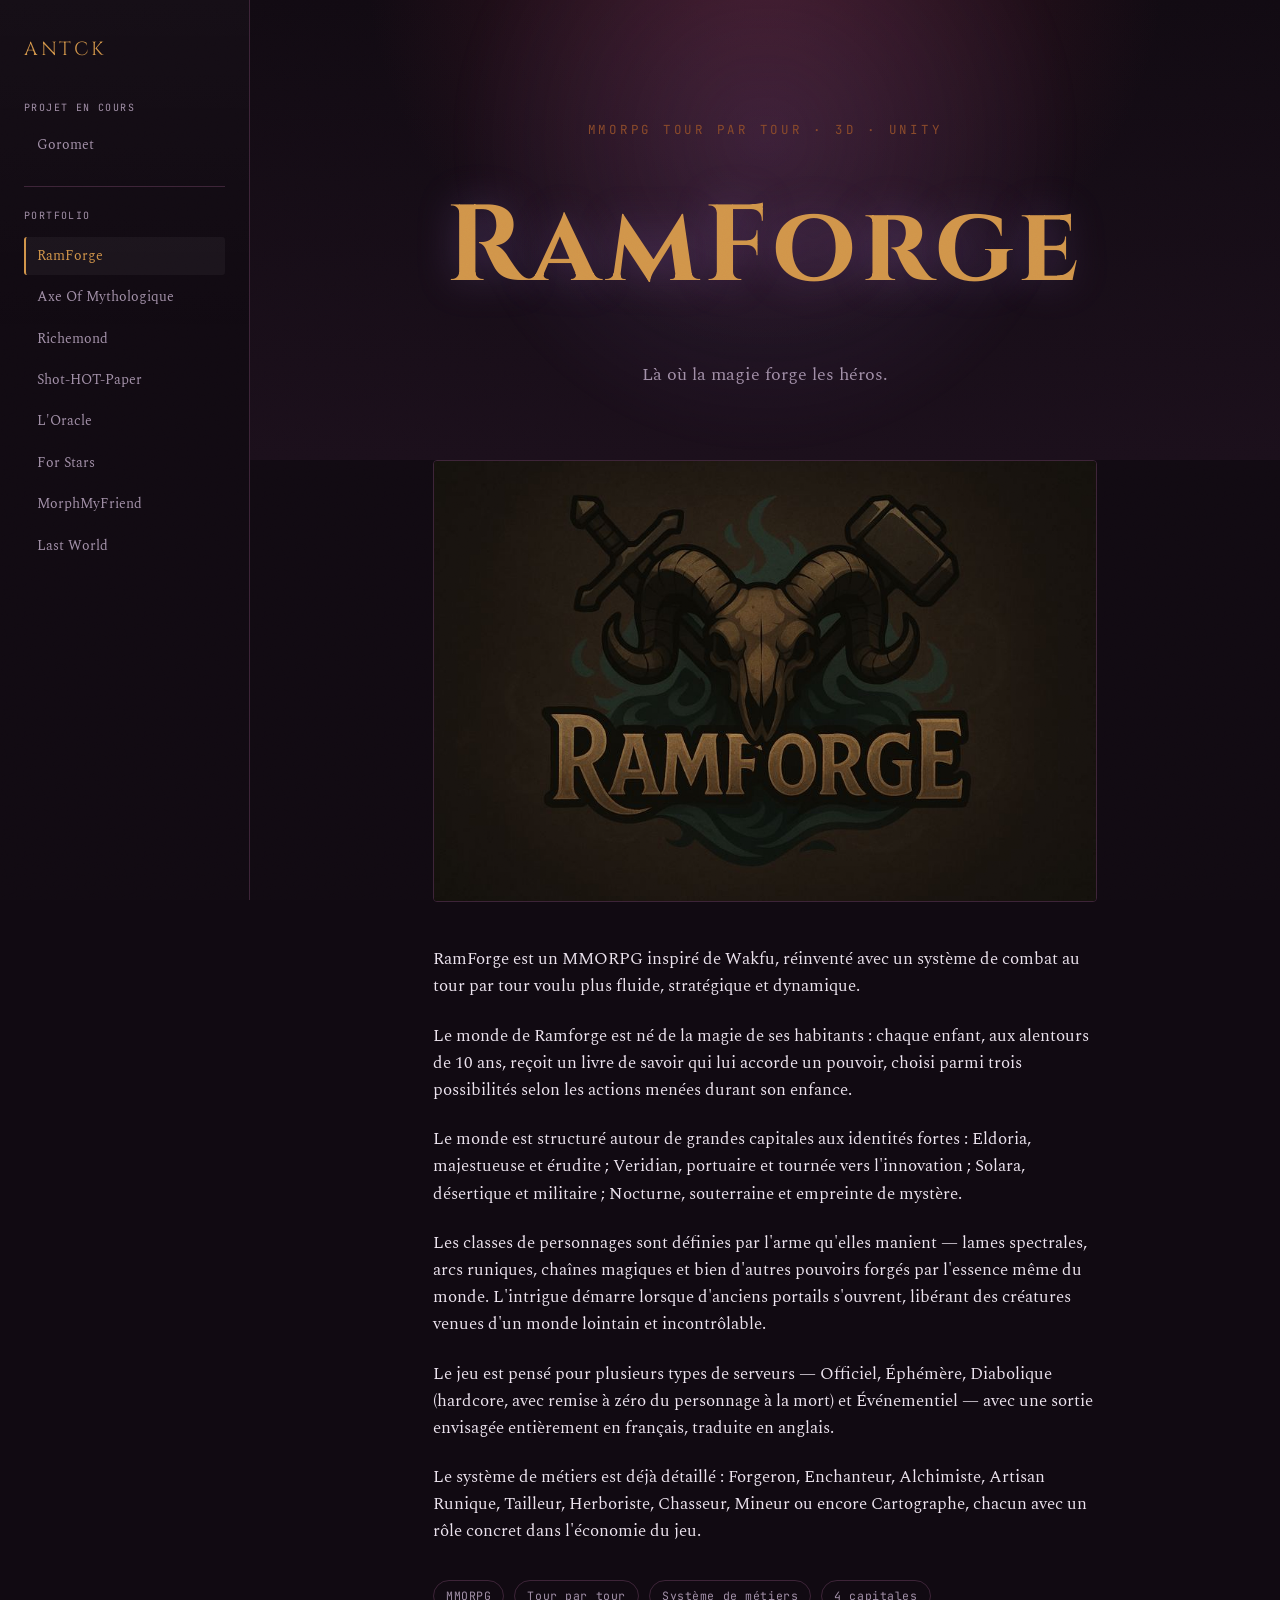
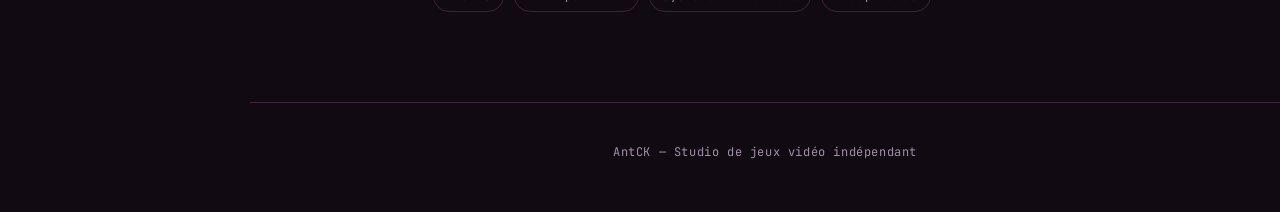
<file: ramforge.html>
<!DOCTYPE html>
<html lang="fr">
<head>
<meta charset="UTF-8">
<meta name="viewport" content="width=device-width, initial-scale=1.0">
<title>RamForge — AntCK</title>
<meta name="description" content="RamForge, MMORPG tour par tour inspiré de Wakfu, en cours de conception chez AntCK.">
<link rel="preconnect" href="https://fonts.googleapis.com">
<link rel="preconnect" href="https://fonts.gstatic.com" crossorigin>
<link href="https://fonts.googleapis.com/css2?family=Cinzel:wght@500;600;700&family=Spectral:ital,wght@0,400;0,500;1,400&family=JetBrains+Mono:wght@400;500&display=swap" rel="stylesheet">
<link rel="stylesheet" href="style.css">
</head>
<body style="--gold:#d1954a; --gold-dim:#8f6530; --ember:#8a4a2a; --ember-dim:#5a2f1a; --seal:#5c2b12;">
<div class="grain"></div>
<aside class="sidebar">
  <a href="index.html" class="sidebar__mark">ANTCK</a>
  <p class="sidebar__label">Projet en cours</p>
  <nav class="sidebar__nav">
    <a href="goromet.html" class="sidebar__link">Goromet</a>
    <div class="sidebar__divider"></div><p class="sidebar__label">Portfolio</p>
    <a href="ramforge.html" class="sidebar__link is-active">RamForge</a>
    <a href="axe-of-mythologique.html" class="sidebar__link">Axe Of Mythologique</a>
    <a href="richemond.html" class="sidebar__link">Richemond</a>
    <a href="shot-hot-paper.html" class="sidebar__link">Shot-HOT-Paper</a>
    <a href="loracle.html" class="sidebar__link">L'Oracle</a>
    <a href="for-stars.html" class="sidebar__link">For Stars</a>
    <a href="morphmyfriend.html" class="sidebar__link">MorphMyFriend</a>
    <a href="last-world.html" class="sidebar__link">Last World</a>
  </nav>
</aside>
<main class="main">

<header class="hero" style="padding-bottom:70px;">
  <p class="hero__eyebrow">MMORPG tour par tour · 3D · Unity</p>
  <h1 class="hero__title">RamForge</h1>
  <p class="hero__subtitle">Là où la magie forge les héros.</p>
</header>

<section class="section" style="padding-top:0; border-top:none;">
  <div class="container page-content">
    <img class="page-banner" src="ramforge.jpg" alt="RamForge">
    <div class="page-body">
      <p>RamForge est un MMORPG inspiré de Wakfu, réinventé avec un système de combat au tour par tour voulu plus fluide, stratégique et dynamique.</p>
      <p>Le monde de Ramforge est né de la magie de ses habitants : chaque enfant, aux alentours de 10 ans, reçoit un livre de savoir qui lui accorde un pouvoir, choisi parmi trois possibilités selon les actions menées durant son enfance.</p>
      <p>Le monde est structuré autour de grandes capitales aux identités fortes : Eldoria, majestueuse et érudite ; Veridian, portuaire et tournée vers l'innovation ; Solara, désertique et militaire ; Nocturne, souterraine et empreinte de mystère.</p>
      <p>Les classes de personnages sont définies par l'arme qu'elles manient — lames spectrales, arcs runiques, chaînes magiques et bien d'autres pouvoirs forgés par l'essence même du monde. L'intrigue démarre lorsque d'anciens portails s'ouvrent, libérant des créatures venues d'un monde lointain et incontrôlable.</p>
      <p>Le jeu est pensé pour plusieurs types de serveurs — Officiel, Éphémère, Diabolique (hardcore, avec remise à zéro du personnage à la mort) et Événementiel — avec une sortie envisagée entièrement en français, traduite en anglais.</p>
      <p>Le système de métiers est déjà détaillé : Forgeron, Enchanteur, Alchimiste, Artisan Runique, Tailleur, Herboriste, Chasseur, Mineur ou encore Cartographe, chacun avec un rôle concret dans l'économie du jeu.</p>
      <div class="page-meta">
        <span class="pill">MMORPG</span>
        <span class="pill">Tour par tour</span>
        <span class="pill">Système de métiers</span>
        <span class="pill">4 capitales</span>
      </div>
    </div>
  </div>
</section>

<footer class="footer">AntCK — Studio de jeux vidéo indépendant</footer>
</main>
</body>
</html>
</file>
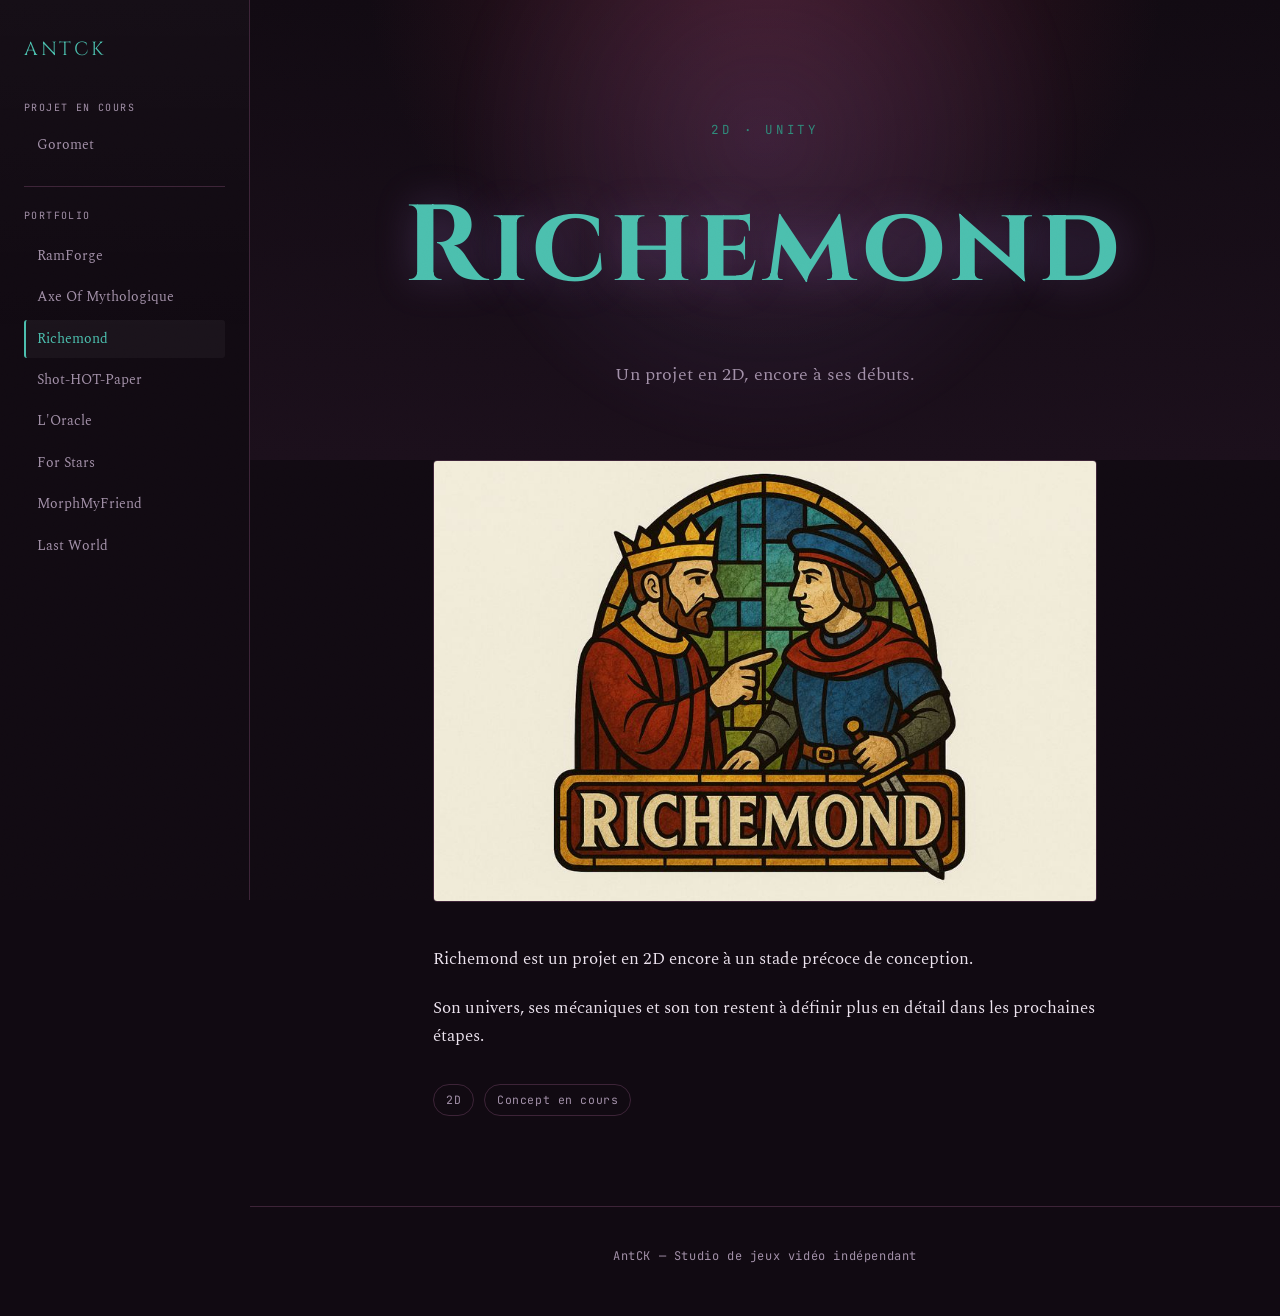
<file: richemond.html>
<!DOCTYPE html>
<html lang="fr">
<head>
<meta charset="UTF-8">
<meta name="viewport" content="width=device-width, initial-scale=1.0">
<title>Richemond — AntCK</title>
<meta name="description" content="Richemond, projet 2D en incubation chez AntCK.">
<link rel="preconnect" href="https://fonts.googleapis.com">
<link rel="preconnect" href="https://fonts.gstatic.com" crossorigin>
<link href="https://fonts.googleapis.com/css2?family=Cinzel:wght@500;600;700&family=Spectral:ital,wght@0,400;0,500;1,400&family=JetBrains+Mono:wght@400;500&display=swap" rel="stylesheet">
<link rel="stylesheet" href="style.css">
</head>
<body style="--gold:#4bbfae; --gold-dim:#2f7a70; --ember:#2f8a7a; --ember-dim:#1d5750; --seal:#1d5c52;">
<div class="grain"></div>
<aside class="sidebar">
  <a href="index.html" class="sidebar__mark">ANTCK</a>
  <p class="sidebar__label">Projet en cours</p>
  <nav class="sidebar__nav">
    <a href="goromet.html" class="sidebar__link">Goromet</a>
    <div class="sidebar__divider"></div><p class="sidebar__label">Portfolio</p>
    <a href="ramforge.html" class="sidebar__link">RamForge</a>
    <a href="axe-of-mythologique.html" class="sidebar__link">Axe Of Mythologique</a>
    <a href="richemond.html" class="sidebar__link is-active">Richemond</a>
    <a href="shot-hot-paper.html" class="sidebar__link">Shot-HOT-Paper</a>
    <a href="loracle.html" class="sidebar__link">L'Oracle</a>
    <a href="for-stars.html" class="sidebar__link">For Stars</a>
    <a href="morphmyfriend.html" class="sidebar__link">MorphMyFriend</a>
    <a href="last-world.html" class="sidebar__link">Last World</a>
  </nav>
</aside>
<main class="main">

<header class="hero" style="padding-bottom:70px;">
  <p class="hero__eyebrow">2D · Unity</p>
  <h1 class="hero__title">Richemond</h1>
  <p class="hero__subtitle">Un projet en 2D, encore à ses débuts.</p>
</header>

<section class="section" style="padding-top:0; border-top:none;">
  <div class="container page-content">
    <img class="page-banner" src="richemond.jpg" alt="Richemond">
    <div class="page-body">
      <p>Richemond est un projet en 2D encore à un stade précoce de conception.</p>
      <p>Son univers, ses mécaniques et son ton restent à définir plus en détail dans les prochaines étapes.</p>
      <div class="page-meta">
        <span class="pill">2D</span>
        <span class="pill">Concept en cours</span>
      </div>
    </div>
  </div>
</section>

<footer class="footer">AntCK — Studio de jeux vidéo indépendant</footer>
</main>
</body>
</html>
</file>
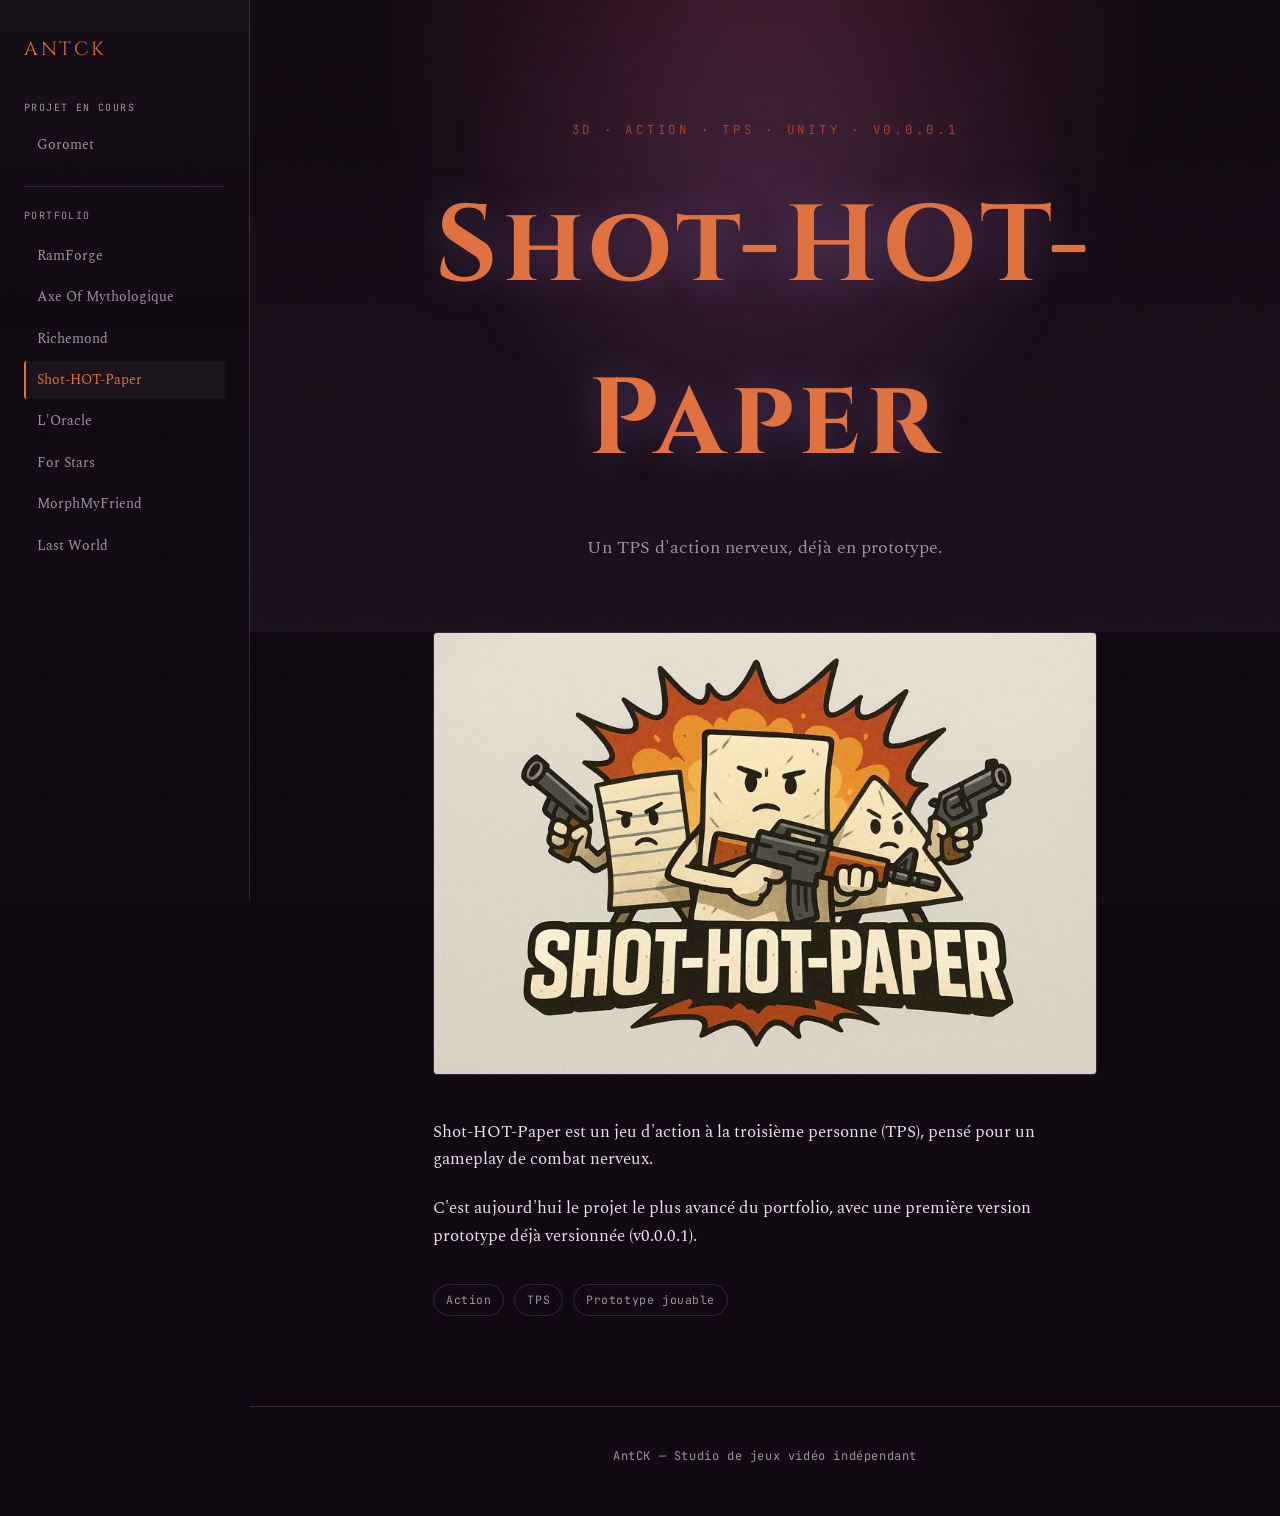
<file: shot-hot-paper.html>
<!DOCTYPE html>
<html lang="fr">
<head>
<meta charset="UTF-8">
<meta name="viewport" content="width=device-width, initial-scale=1.0">
<title>Shot-HOT-Paper — AntCK</title>
<meta name="description" content="Shot-HOT-Paper, prototype de TPS d'action chez AntCK.">
<link rel="preconnect" href="https://fonts.googleapis.com">
<link rel="preconnect" href="https://fonts.gstatic.com" crossorigin>
<link href="https://fonts.googleapis.com/css2?family=Cinzel:wght@500;600;700&family=Spectral:ital,wght@0,400;0,500;1,400&family=JetBrains+Mono:wght@400;500&display=swap" rel="stylesheet">
<link rel="stylesheet" href="style.css">
</head>
<body style="--gold:#e0703f; --gold-dim:#9c4a28; --ember:#b03a2a; --ember-dim:#6e2318; --seal:#6e1f14;">
<div class="grain"></div>
<aside class="sidebar">
  <a href="index.html" class="sidebar__mark">ANTCK</a>
  <p class="sidebar__label">Projet en cours</p>
  <nav class="sidebar__nav">
    <a href="goromet.html" class="sidebar__link">Goromet</a>
    <div class="sidebar__divider"></div><p class="sidebar__label">Portfolio</p>
    <a href="ramforge.html" class="sidebar__link">RamForge</a>
    <a href="axe-of-mythologique.html" class="sidebar__link">Axe Of Mythologique</a>
    <a href="richemond.html" class="sidebar__link">Richemond</a>
    <a href="shot-hot-paper.html" class="sidebar__link is-active">Shot-HOT-Paper</a>
    <a href="loracle.html" class="sidebar__link">L'Oracle</a>
    <a href="for-stars.html" class="sidebar__link">For Stars</a>
    <a href="morphmyfriend.html" class="sidebar__link">MorphMyFriend</a>
    <a href="last-world.html" class="sidebar__link">Last World</a>
  </nav>
</aside>
<main class="main">

<header class="hero" style="padding-bottom:70px;">
  <p class="hero__eyebrow">3D · Action · TPS · Unity · v0.0.0.1</p>
  <h1 class="hero__title">Shot-HOT-Paper</h1>
  <p class="hero__subtitle">Un TPS d'action nerveux, déjà en prototype.</p>
</header>

<section class="section" style="padding-top:0; border-top:none;">
  <div class="container page-content">
    <img class="page-banner" src="shot-hot-paper.jpg" alt="Shot-HOT-Paper">
    <div class="page-body">
      <p>Shot-HOT-Paper est un jeu d'action à la troisième personne (TPS), pensé pour un gameplay de combat nerveux.</p>
      <p>C'est aujourd'hui le projet le plus avancé du portfolio, avec une première version prototype déjà versionnée (v0.0.0.1).</p>
      <div class="page-meta">
        <span class="pill">Action</span>
        <span class="pill">TPS</span>
        <span class="pill">Prototype jouable</span>
      </div>
    </div>
  </div>
</section>

<footer class="footer">AntCK — Studio de jeux vidéo indépendant</footer>
</main>
</body>
</html>
</file>
<file: style.css>
/* =========================================================
   AntCK — style tokens
   Couleur : nuit aubergine + violet royal + bordeaux profond
   Type    : Cinzel (display, capitales gravées) / Spectral (corps)
             / JetBrains Mono (étiquettes, statuts)
   Signature : sceau de cire bordeaux posé sur chaque statut
   ========================================================= */

:root {
  --bg:         #110a12;
  --bg-alt:     #1b0f1b;
  --bg-card:    #221420;
  --line:       #3d2438;
  --gold:       #b07fe0;
  --gold-dim:   #7c53a3;
  --ember:      #9c3049;
  --ember-dim:  #601f30;
  --ink:        #ece3ee;
  --muted:      #a290a8;
  --seal:       #6e1526;

  --display: "Cinzel", serif;
  --body:    "Spectral", serif;
  --mono:    "JetBrains Mono", monospace;
}

* { box-sizing: border-box; }

html { scroll-behavior: smooth; }

body {
  margin: 0;
  background: var(--bg);
  color: var(--ink);
  font-family: var(--body);
  font-size: 17px;
  line-height: 1.6;
}

img { max-width: 100%; display: block; }

a { color: inherit; }

.container {
  max-width: 1180px;
  margin: 0 auto;
  padding: 0 28px;
}

/* ---------- Ambient texture ---------- */
.grain {
  position: fixed;
  inset: 0;
  pointer-events: none;
  z-index: 5;
  opacity: 0.05;
  background-image: url("data:image/svg+xml,%3Csvg xmlns='http://www.w3.org/2000/svg' width='120' height='120'%3E%3Cfilter id='n'%3E%3CfeTurbulence type='fractalNoise' baseFrequency='0.9' numOctaves='2' stitchTiles='stitch'/%3E%3C/filter%3E%3Crect width='100%25' height='100%25' filter='url(%23n)'/%3E%3C/svg%3E");
  mix-blend-mode: overlay;
}

/* ---------- Sidebar ---------- */
body { display: flex; min-height: 100vh; }

.sidebar {
  width: 250px;
  flex-shrink: 0;
  position: sticky;
  top: 0;
  align-self: flex-start;
  height: 100vh;
  overflow-y: auto;
  padding: 34px 24px;
  border-right: 1px solid var(--line);
  background: linear-gradient(180deg, rgba(255,255,255,0.02), transparent 40%);
}

.sidebar__mark {
  display: block;
  font-family: var(--display);
  letter-spacing: 0.14em;
  font-size: 19px;
  color: var(--gold);
  text-decoration: none;
  margin-bottom: 36px;
}

.sidebar__label {
  font-family: var(--mono);
  font-size: 10px;
  letter-spacing: 0.14em;
  text-transform: uppercase;
  color: var(--muted);
  margin: 0 0 10px;
}

.sidebar__nav {
  display: flex;
  flex-direction: column;
  gap: 3px;
}

.sidebar__divider {
  height: 1px;
  background: var(--line);
  margin: 18px 0;
}

.sidebar__link {
  display: block;
  padding: 8px 11px;
  border-radius: 3px;
  font-family: var(--body);
  font-size: 14px;
  color: var(--muted);
  text-decoration: none;
  border-left: 2px solid transparent;
  transition: color 0.2s ease, background 0.2s ease, border-color 0.2s ease;
}

.sidebar__link:hover { color: var(--ink); background: rgba(255,255,255,0.04); }

.sidebar__link.is-active {
  color: var(--gold);
  border-left-color: var(--gold);
  background: rgba(255,255,255,0.04);
}

.main { flex: 1; min-width: 0; }

/* ---------- Hero ---------- */
.hero {
  position: relative;
  padding: 120px 28px 90px;
  text-align: center;
  overflow: hidden;
  background:
    radial-gradient(ellipse at 50% -10%, rgba(156,48,73,0.30), transparent 55%),
    linear-gradient(180deg, var(--bg) 0%, var(--bg-alt) 100%);
}

.hero::before {
  content: "";
  position: absolute;
  left: 50%;
  top: 30%;
  width: 640px;
  height: 640px;
  transform: translate(-50%, -50%);
  background: radial-gradient(circle, rgba(176,127,224,0.14), transparent 70%);
  filter: blur(4px);
}

.hero__eyebrow {
  position: relative;
  font-family: var(--mono);
  font-size: 12.5px;
  letter-spacing: 0.22em;
  text-transform: uppercase;
  color: var(--ember);
  margin: 0 0 22px;
}

.hero__title {
  position: relative;
  font-family: var(--display);
  font-size: clamp(52px, 9vw, 108px);
  letter-spacing: 0.05em;
  margin: 0;
  color: var(--gold);
  text-shadow: 0 0 40px rgba(176,127,224,0.30);
}

.hero__subtitle {
  position: relative;
  max-width: 560px;
  margin: 26px auto 0;
  color: var(--muted);
  font-size: 18px;
}

.hero__divider {
  position: relative;
  width: 120px;
  height: 1px;
  margin: 40px auto;
  background: linear-gradient(90deg, transparent, var(--gold-dim), transparent);
}

/* ---------- Section headers ---------- */
.section {
  padding: 90px 28px;
  border-top: 1px solid var(--line);
}

.section__head {
  max-width: 640px;
  margin: 0 auto 54px;
  text-align: center;
}

.section__eyebrow {
  font-family: var(--mono);
  font-size: 12px;
  letter-spacing: 0.18em;
  text-transform: uppercase;
  color: var(--ember);
  margin: 0 0 14px;
}

.section__title {
  font-family: var(--display);
  font-size: clamp(28px, 4vw, 40px);
  color: var(--ink);
  margin: 0 0 16px;
  letter-spacing: 0.02em;
}

.section__lede {
  color: var(--muted);
  margin: 0;
}

/* ---------- Featured project ---------- */
.featured {
  max-width: 1000px;
  margin: 0 auto;
  background: var(--bg-card);
  border: 1px solid var(--line);
  border-radius: 4px;
  overflow: hidden;
  display: grid;
  grid-template-columns: 1fr;
}

.featured__body { padding: 44px 44px 40px; }

.featured__tag {
  display: inline-flex;
  align-items: center;
  gap: 8px;
  font-family: var(--mono);
  font-size: 11.5px;
  letter-spacing: 0.1em;
  text-transform: uppercase;
  color: var(--ember);
  border: 1px solid var(--ember-dim);
  padding: 5px 10px;
  border-radius: 2px;
  margin-bottom: 20px;
}

.featured__title {
  font-family: var(--display);
  font-size: clamp(26px, 3.4vw, 36px);
  color: var(--gold);
  margin: 0 0 16px;
}

.featured__desc {
  color: var(--ink);
  max-width: 640px;
  margin: 0 0 30px;
}

.featured__meta {
  display: flex;
  flex-wrap: wrap;
  gap: 10px;
  margin-bottom: 34px;
}

.pill {
  font-family: var(--mono);
  font-size: 11.5px;
  letter-spacing: 0.05em;
  color: var(--muted);
  border: 1px solid var(--line);
  padding: 6px 12px;
  border-radius: 20px;
}

/* Phase timeline — a real sequence, so numbering is meaningful here */
.phases {
  display: grid;
  grid-template-columns: repeat(4, 1fr);
  gap: 0;
  border-top: 1px solid var(--line);
}

.phase {
  padding: 26px 20px;
  border-right: 1px solid var(--line);
  position: relative;
}

.phase:last-child { border-right: none; }

.phase__num {
  font-family: var(--mono);
  font-size: 11px;
  color: var(--gold-dim);
  letter-spacing: 0.08em;
}

.phase__title {
  font-family: var(--display);
  font-size: 15px;
  color: var(--ink);
  margin: 10px 0 8px;
  letter-spacing: 0.01em;
}

.phase__desc {
  font-size: 13.5px;
  color: var(--muted);
  margin: 0;
  line-height: 1.5;
}

/* ---------- Idea grid ---------- */
.grid {
  max-width: 1180px;
  margin: 0 auto;
  display: grid;
  grid-template-columns: repeat(auto-fill, minmax(300px, 1fr));
  gap: 26px;
}

.card {
  background: var(--bg-card);
  border: 1px solid var(--line);
  border-radius: 4px;
  overflow: hidden;
  transition: border-color 0.25s ease, transform 0.25s ease;
}

.card:hover {
  border-color: var(--gold-dim);
  transform: translateY(-3px);
}

.card__image {
  aspect-ratio: 3 / 2;
  overflow: hidden;
  background: #000;
}

.card__image img {
  width: 100%;
  height: 100%;
  object-fit: cover;
  opacity: 0.88;
}

.card__body { padding: 22px 24px 26px; }

.card__top {
  display: flex;
  align-items: center;
  justify-content: space-between;
  margin-bottom: 12px;
}

.card__title {
  font-family: var(--display);
  font-size: 19px;
  color: var(--ink);
  margin: 0;
  letter-spacing: 0.01em;
}

/* Signature element: wax-seal status marker */
.seal {
  display: inline-flex;
  align-items: center;
  gap: 6px;
  font-family: var(--mono);
  font-size: 10px;
  letter-spacing: 0.08em;
  text-transform: uppercase;
  color: #d9a9c0;
  flex-shrink: 0;
}

.seal::before {
  content: "";
  width: 12px;
  height: 12px;
  border-radius: 50%;
  background: radial-gradient(circle at 35% 30%, #c05270, var(--seal) 70%);
  box-shadow: inset 0 0 0 1px rgba(0,0,0,0.3);
}

.card__desc {
  font-size: 14.5px;
  color: var(--muted);
  margin: 0 0 16px;
}

.card__tags {
  display: flex;
  flex-wrap: wrap;
  gap: 8px;
}

.tag {
  font-family: var(--mono);
  font-size: 10.5px;
  color: var(--muted);
  border: 1px solid var(--line);
  padding: 4px 9px;
  border-radius: 2px;
}

/* ---------- Studio section ---------- */
.studio {
  max-width: 720px;
  margin: 0 auto;
  text-align: center;
}

.studio__name {
  font-family: var(--display);
  font-size: 22px;
  color: var(--gold);
  letter-spacing: 0.08em;
  margin-bottom: 18px;
}

.studio__text { color: var(--muted); }

/* ---------- Game page ---------- */
.back {
  display: inline-flex;
  align-items: center;
  gap: 8px;
  font-family: var(--mono);
  font-size: 12px;
  letter-spacing: 0.06em;
  text-transform: uppercase;
  color: var(--muted);
  text-decoration: none;
  transition: color 0.2s ease;
}

.back:hover { color: var(--gold); }

.page-content {
  max-width: 720px;
  margin: 0 auto;
}

.page-banner {
  width: 100%;
  border-radius: 4px;
  border: 1px solid var(--line);
  margin-bottom: 44px;
  aspect-ratio: 3 / 2;
  object-fit: cover;
}

.page-body {
  color: var(--ink);
  font-size: 17px;
}

.page-body p { margin: 0 0 22px; }

.page-body p:last-of-type { margin-bottom: 0; }

.page-meta {
  display: flex;
  flex-wrap: wrap;
  gap: 10px;
  margin-top: 34px;
}

/* ---------- About ---------- */
.about {
  max-width: 720px;
  margin: 0 auto;
}

.about__name {
  font-family: var(--display);
  font-size: 26px;
  color: var(--gold);
  letter-spacing: 0.03em;
  margin: 0 0 6px;
}

.about__role {
  font-family: var(--mono);
  font-size: 12px;
  letter-spacing: 0.1em;
  text-transform: uppercase;
  color: var(--ember);
  margin: 0 0 26px;
}

.about__text {
  color: var(--ink);
  font-size: 16.5px;
}

.about__text p { margin: 0 0 20px; }
.about__text p:last-child { margin-bottom: 0; }

.about__ambitions {
  display: flex;
  flex-wrap: wrap;
  gap: 10px;
  margin-top: 28px;
}

/* ---------- Footer ---------- */
.footer {
  padding: 40px 28px 50px;
  text-align: center;
  border-top: 1px solid var(--line);
  color: var(--muted);
  font-family: var(--mono);
  font-size: 12px;
  letter-spacing: 0.05em;
}

/* ---------- Responsive ---------- */
@media (max-width: 780px) {
  body { flex-direction: column; }
  .sidebar {
    position: relative;
    width: 100%;
    height: auto;
    border-right: none;
    border-bottom: 1px solid var(--line);
    padding: 18px 20px;
  }
  .sidebar__nav { flex-direction: row; overflow-x: auto; gap: 6px; }
  .sidebar__label { display: none; }
  .sidebar__divider { display: none; }
  .sidebar__link {
    white-space: nowrap;
    border-left: none;
    border-bottom: 2px solid transparent;
  }
  .sidebar__link.is-active { border-left-color: transparent; border-bottom-color: var(--gold); }
  .sidebar__mark { margin-bottom: 14px; }
}

@media (max-width: 700px) {
  .phases { grid-template-columns: 1fr 1fr; }
  .phase { border-bottom: 1px solid var(--line); }
  .phase:nth-child(2n) { border-right: none; }
}

@media (prefers-reduced-motion: reduce) {
  html { scroll-behavior: auto; }
  .card { transition: none; }
}
</file>
